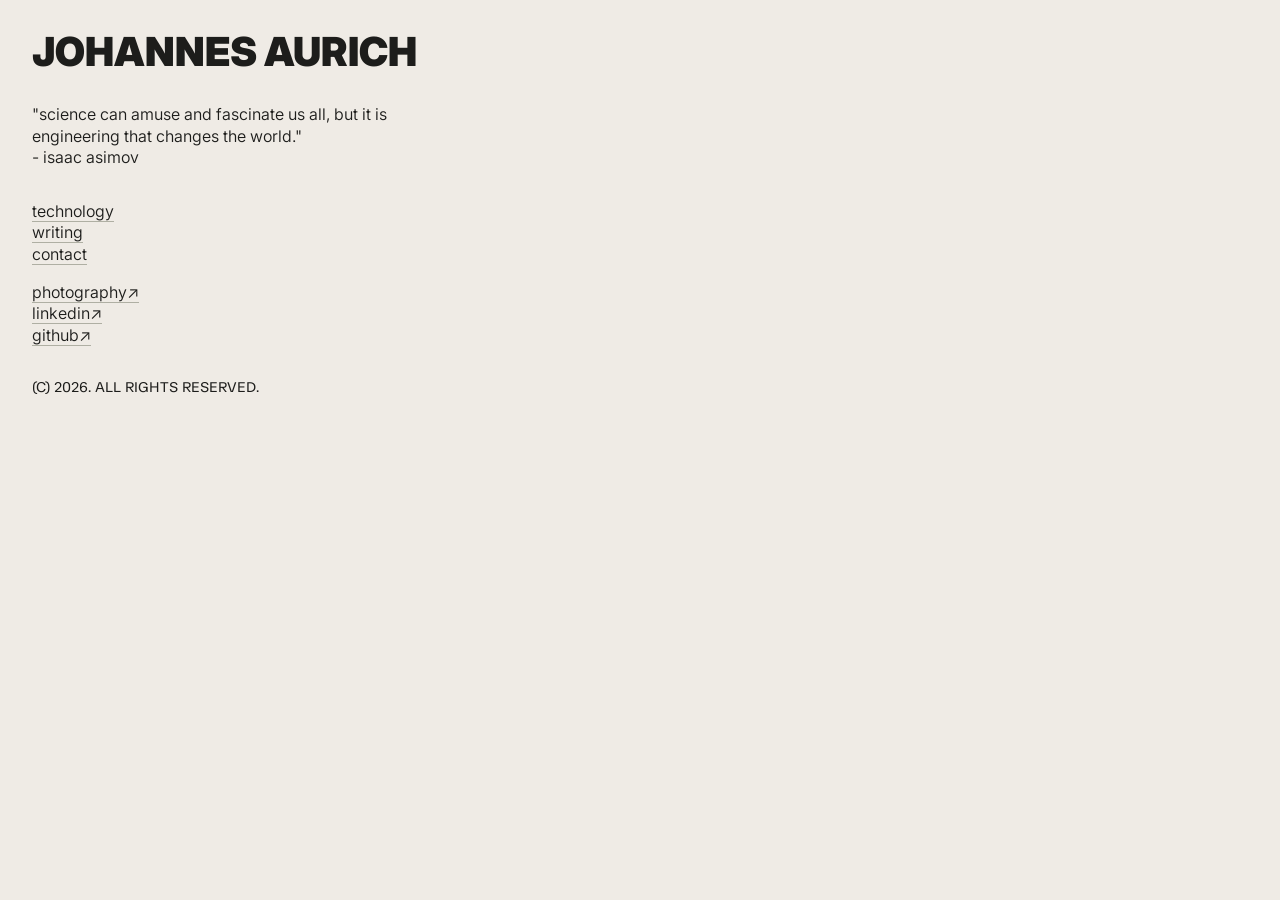
<file: index.html>
<!DOCTYPE html>
<html lang="en">

  <head>
      <meta charset="UTF-8">
      <meta name="viewport" content="width=device-width, initial-scale=1.0">
      <title>Johannes Aurich</title>
      <link rel="stylesheet" href="css/base.css">
      <link rel="stylesheet" href="css/main.css">               
  </head>

  <body>    

    <header>
      <h1 class="logo"> Johannes Aurich </h1>
      <p style="max-width: 25rem;"> "science can amuse and fascinate us all, but it is engineering that changes the world." <br> - isaac asimov </p>
    </header>

    <main>
      
      <a class="link_list" href="technology.html"> technology </a>       
      <a class="link_list" href="writing.html"> writing </a>
      <a class="link_list margin_bottom" href="contact.html"> contact </a>         
      <a class="link_list" href="https://www.flickr.com/photos/203838051@N04/albums"> photography↗</a> 
      <a class="link_list" href="https://www.linkedin.com/in/johannes-aurich/" target="_blank"> linkedin↗</a> 
      <a class="link_list" href="https://github.com/jauric/" target="_blank"> github↗</a> 
    
    </main>

    <footer>    
      <p class="standout"> (c) 2026. All rights reserved. </p> 
    </footer>

  </body>

</html>
</file>
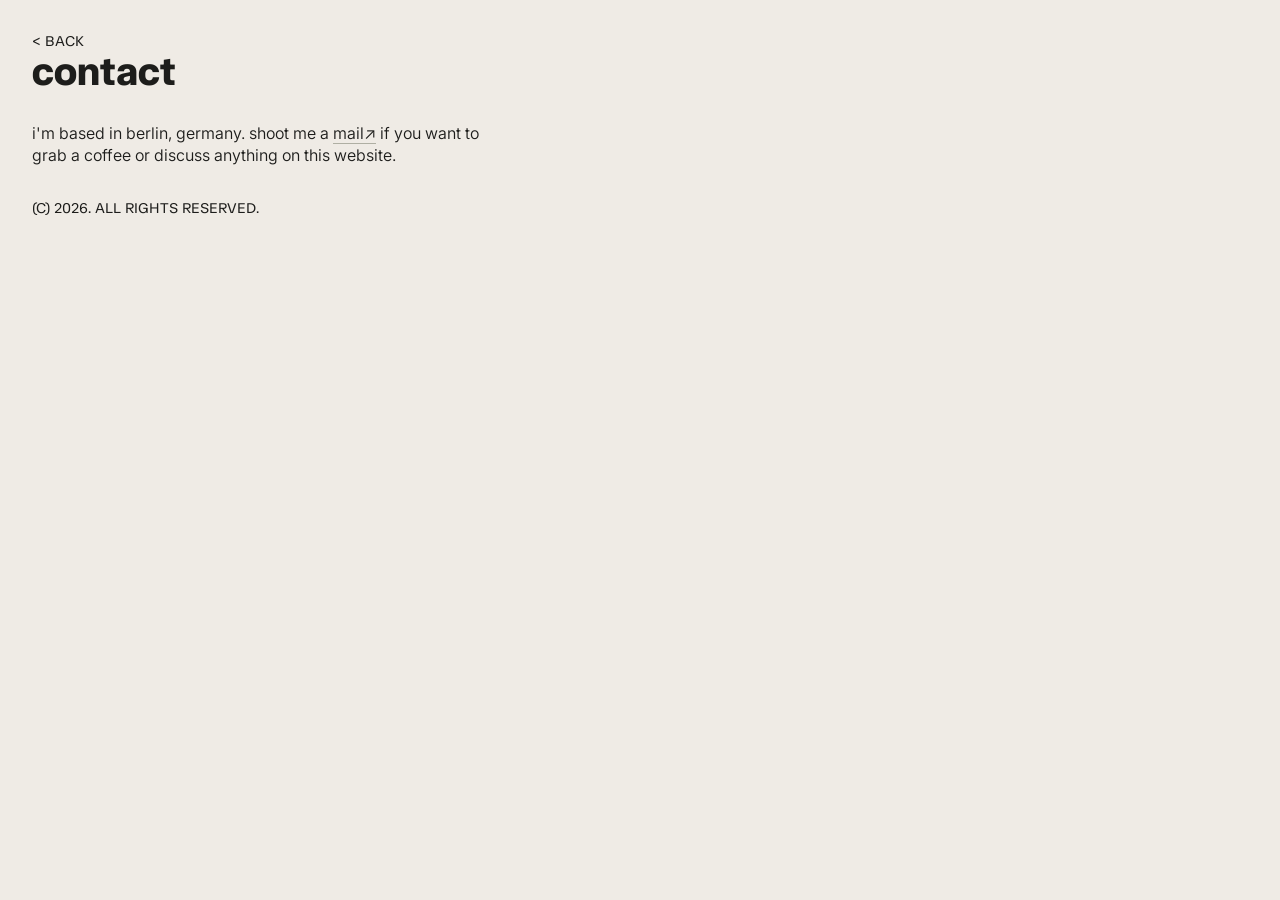
<file: contact.html>
<!DOCTYPE html>
<html lang="en">

  <head>
      <meta charset="UTF-8">
      <meta name="viewport" content="width=device-width, initial-scale=1.0">
      <title>Johannes Aurich</title>
      <link rel="stylesheet" href="css/base.css">
      <link rel="stylesheet" href="css/main.css">               
  </head>

  <body>    

    <header>  
      <a href="index.html" class="navigation standout"> < Back </a>
      <h1> contact </h1>
    </header>

    <main>      
      <p> i'm based in berlin, germany. shoot me a <a href="mailto:johannesaurich.com&#64;posteo.de"> mail↗</a> if you want to grab a coffee or discuss anything on this website.</p>  
    </main>

    <footer>    
      <p class="standout"> (c) 2026. All rights reserved. </p> 
    </footer>

  </body>

</html>
</file>
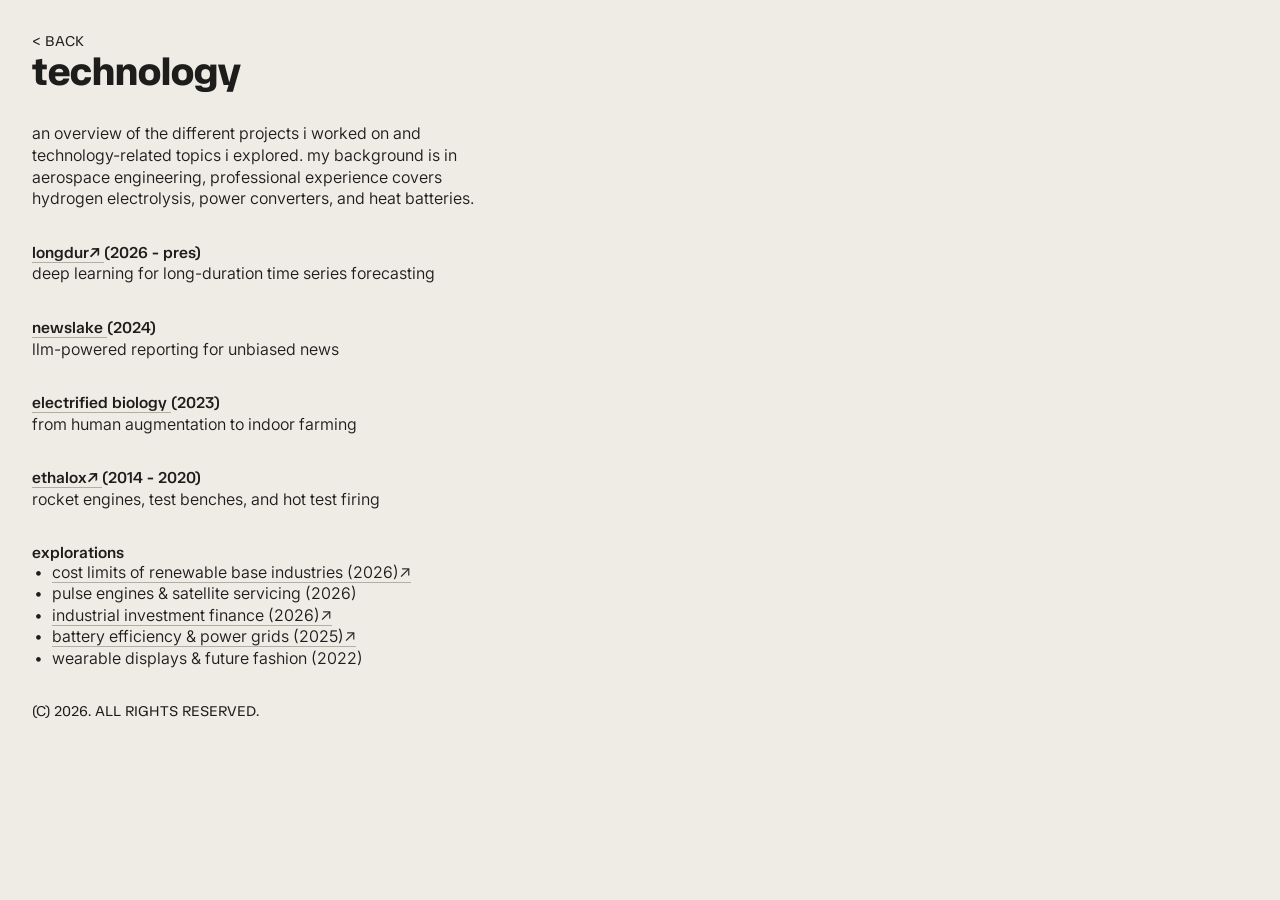
<file: technology.html>
<!DOCTYPE html>
<html lang="en">

  <head>
      <meta charset="UTF-8">
      <meta name="viewport" content="width=device-width, initial-scale=1.0">
      <title>Johannes Aurich</title>
      <link rel="stylesheet" href="css/base.css">
      <link rel="stylesheet" href="css/main.css">               
  </head>

  <body>    

    <header>  
      <a href="index.html" class="navigation standout"> < back </a>
      <h1> technology </h1>
    </header>

    <main>      

      <p> an overview of the different projects i worked on and technology-related topics i explored.
        my background is in aerospace engineering, professional experience covers hydrogen electrolysis, power converters, and heat batteries.
      </p>

      <h3> <a href="https://github.com/jauric/longdur_ett" target="_blank" class="project_title"> longdur↗ </a> (2026 - pres) </h3>
      <p> deep learning for long-duration time series forecasting</p>
      
      <h3> <a href="content/technology/newslake/newslake.html" class="project_title"> newslake </a> (2024) </h3>
      <p> llm-powered reporting for unbiased news </p>
      
      <h3> <a href="content/technology/electrified_biology/electrified_biology.html" class="project_title"> electrified biology </a> (2023) </h3>
      <p> from human augmentation to indoor farming </p>
      
      <h3> <a href="https://www.youtube.com/watch?v=BrOXwT_QszU" target="_blank" class="project_title"> ethalox↗ </a> (2014 - 2020) </h3>
      <p> rocket engines, test benches, and hot test firing </p>
      


      <h3> explorations </h3>

      <ul>
        <li> <a href="content/technology/e-industry/thermo_cost_limits_v2.6.html"> cost limits of renewable base industries (2026)↗</a> </li>
        <li> <p> pulse engines & satellite servicing (2026)</p></li>
        <li> <a target="_blank" href="content/technology/basicprojectfinance4.pdf"> industrial investment finance (2026)↗</a> </li>
        <li> <a target="_blank" href="content/technology/roundtripefficiency.pdf"> battery efficiency & power grids (2025)↗</a> </li>
        <li> <p> wearable displays & future fashion (2022)</p> </li>
      </ul>

        
    </main>


    <footer>    
      <p class="standout"> (c) 2026. All rights reserved. </p> 
    </footer>
    

  </body>



</html>
</file>
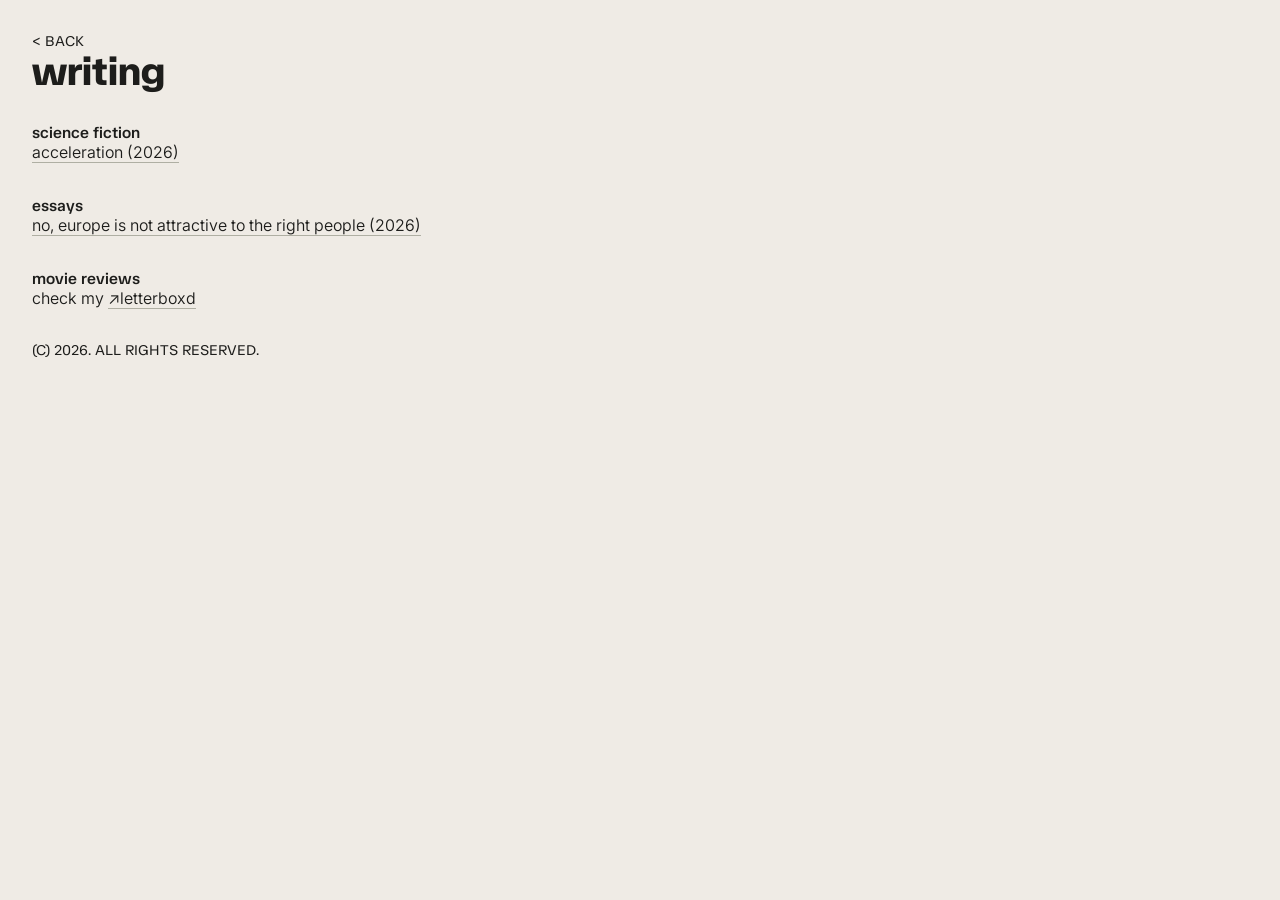
<file: writing.html>
<!DOCTYPE html>
<html lang="en">

  <head>
      <meta charset="UTF-8">
      <meta name="viewport" content="width=device-width, initial-scale=1.0">
      <title>Johannes Aurich</title>
      <link rel="stylesheet" href="css/base.css">
      <link rel="stylesheet" href="css/main.css">               
  </head>

  <body>    

    <header>  
      <a href="index.html" class="navigation standout"> < Back </a>
      <h1> writing </h1>
    </header>

    <main>      
    
      <h3> science fiction </h3>
      <a class="link_list" href="content/writing/acceleration.html"> acceleration (2026) </a>

      <h3> essays </h3>
      <a class="link_list" href="content/writing/eu_delusion/eu_delusion.html">no, europe is not attractive to the right people (2026)</a>

      <h3> movie reviews </h3>
      <p> check my <a href="https://letterboxd.com/sledgehammer9/" target="_blank"> ↗letterboxd</a></p>
      
    </main>

    <footer>    
      <p class="standout"> (c) 2026. All rights reserved. </p> 
    </footer>

  </body>

</html>
</file>
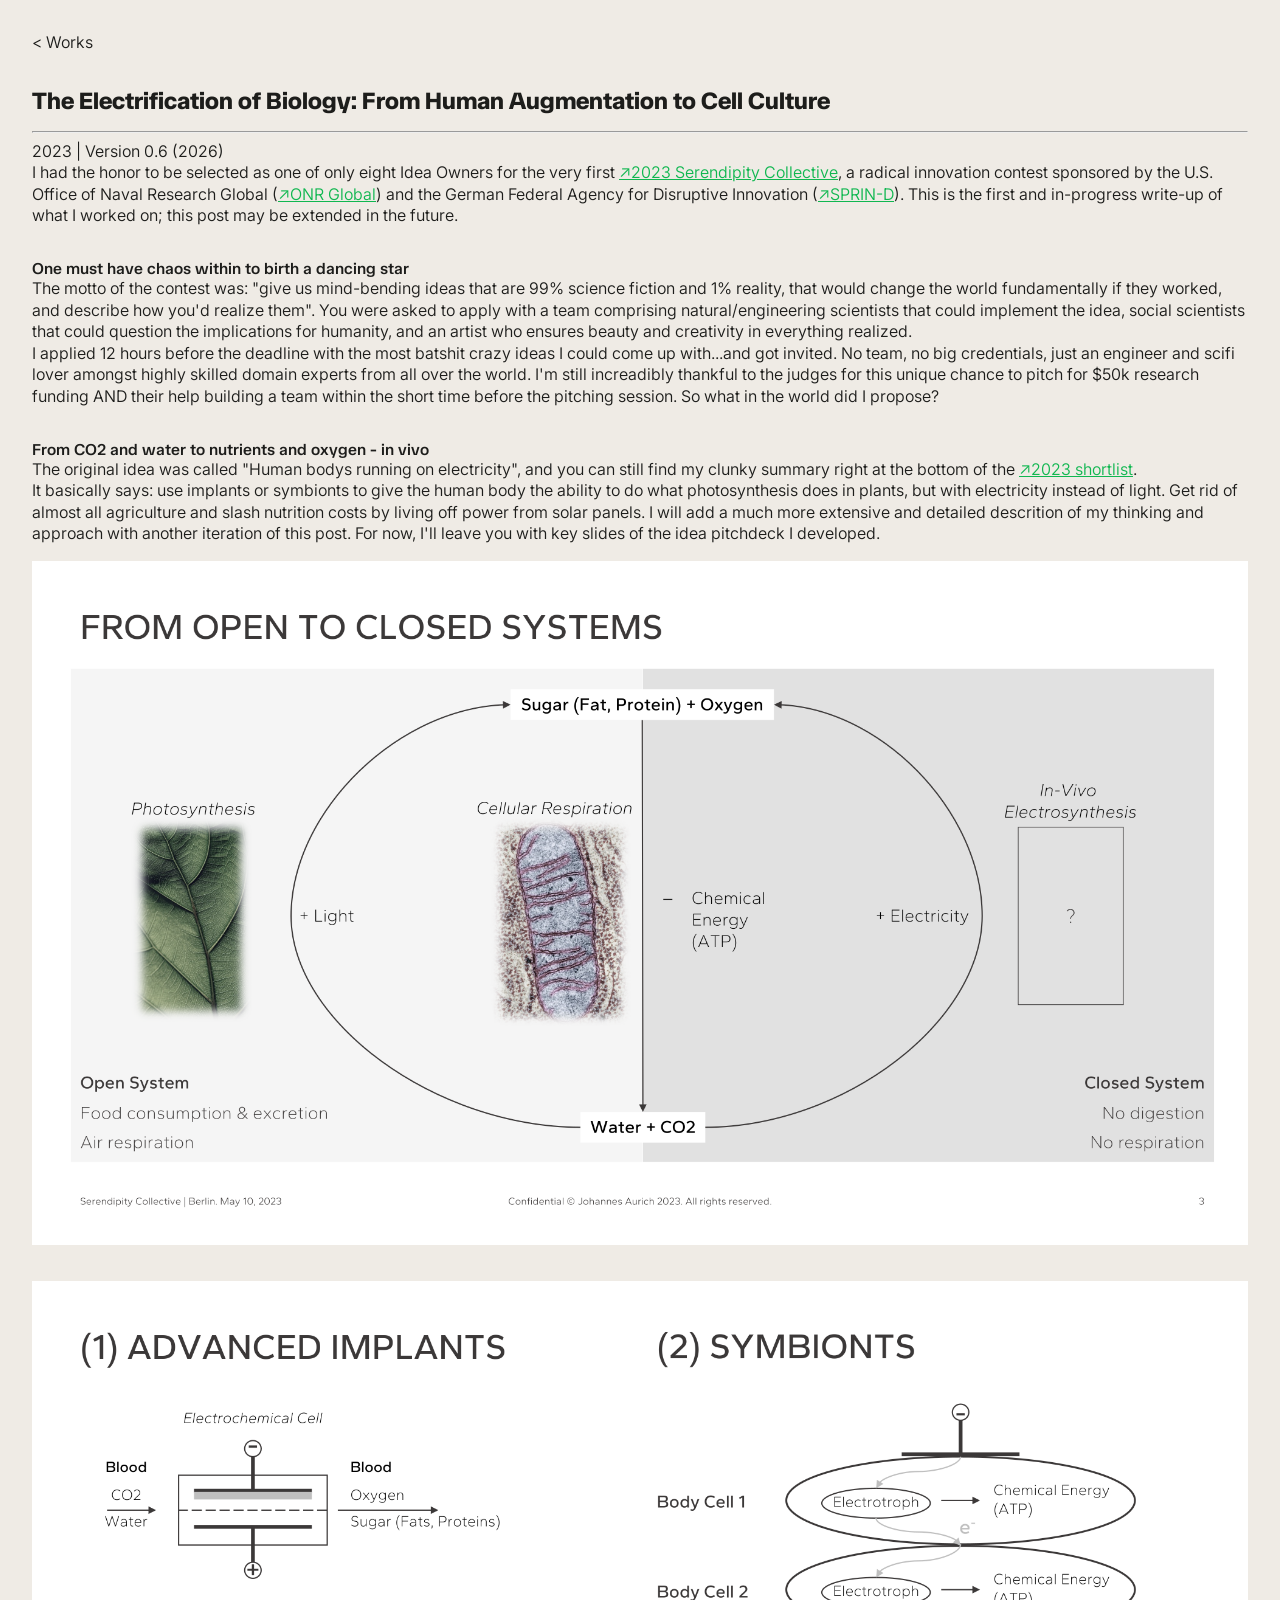
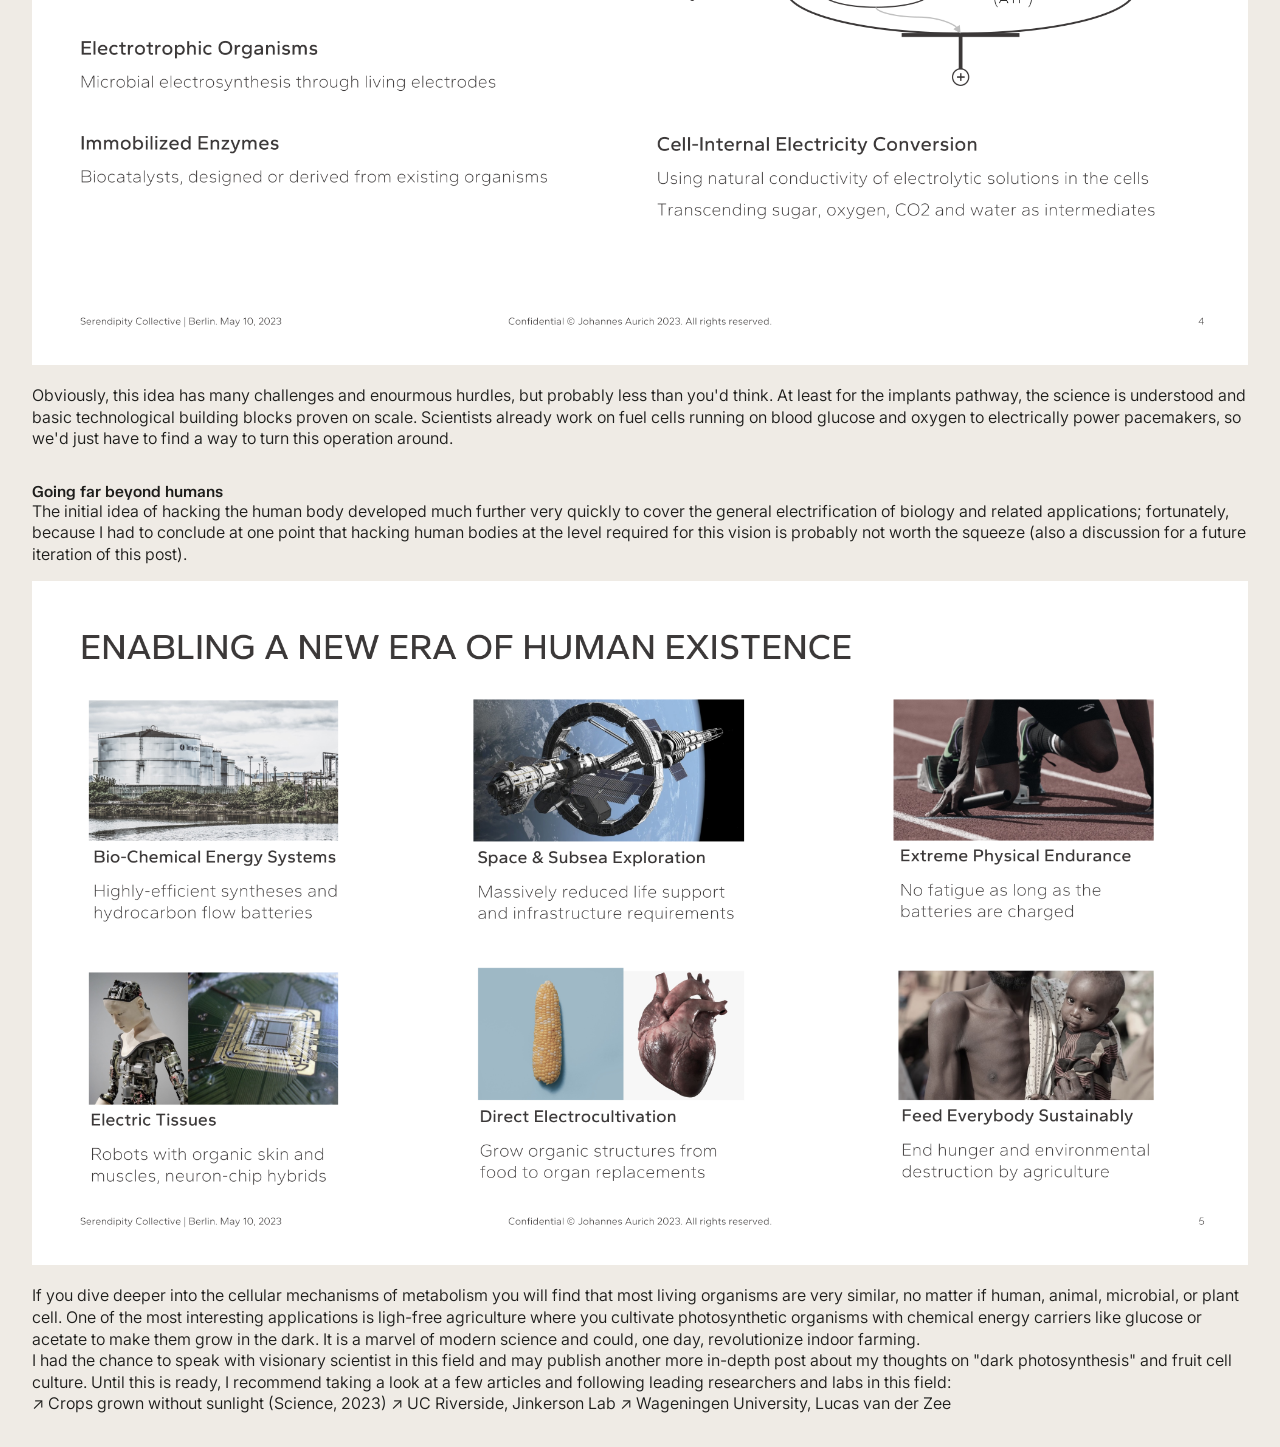
<file: content/electrified_biology/electrified_biology.html>
<!DOCTYPE html>
<html lang="en">

     <head>
        <meta charset="UTF-8">
        <meta name="viewport" content="width=device-width, initial-scale=1.0">
        <title>Johannes Aurich</title>
        <link rel="stylesheet" href="../../css/stylesheet.css">
    </head>



    <body>    
        
        <header>
           <a href="../../works.html"> &lt; Works </a>
        </header>


        <main>
                        
            <h2> The Electrification of Biology: From Human Augmentation to Cell Culture </h2>
            <hr>
            <p class="standout-header"> 2023 | Version 0.6 (2026) </p>
            <p> I had the honor to be selected as one of only eight Idea Owners for the very first <a class="textlink" href="https://serendipity-co.com/2023-edition/" target="_blank">↗2023 Serendipity Collective</a>, 
                a radical innovation contest sponsored by the U.S. Office of Naval Research Global (<a class="textlink" href="https://www.onr.navy.mil/organization/onr-global" target="_blank">↗ONR Global</a>) 
                and the German Federal Agency for Disruptive Innovation (<a class="textlink" href="https://sprind.org/" target="_blank">↗SPRIN-D</a>). This is the first and in-progress write-up of what I worked on; this post may be extended in the future.</p>

            <h3>One must have chaos within to birth a dancing star</h3>            
            <p>The motto of the contest was: "give us mind-bending ideas that are 99% science fiction and 1% reality, that would change the world fundamentally if they worked, and describe how you'd realize them". 
                You were asked to apply with a team comprising natural/engineering scientists that could implement the idea, social scientists that could question the implications for humanity, and an artist who ensures beauty and creativity
                in everything realized.</p> 
            <p>I applied 12 hours before the deadline with the most batshit crazy ideas I could come up with...and got invited. No team, no big credentials, just an engineer and scifi lover amongst highly skilled
                domain experts from all over the world. I'm still increadibly thankful to the judges for this unique chance to pitch for $50k research funding AND their help building a team within the short time before the pitching session. 
                So what in the world did I propose?</p>

            <h3> From CO2 and water to nutrients and oxygen - in vivo</h3>
            <p> The original idea was called "Human bodys running on electricity", and you can still find my clunky summary right at the bottom of the <a class="textlink" href="https://serendipity-co.com/2023-edition/" target="_blank">↗2023 shortlist</a>.</p>

            <p> It basically says: use implants or symbionts to give the human body the ability to do what photosynthesis does in plants, but with electricity instead of light. Get rid of almost all agriculture and slash nutrition costs by living off power from solar panels.
                I will add a much more extensive and detailed descrition of my thinking and approach with another iteration of this post. For now, I'll leave you with key slides of the idea pitchdeck I developed.</p>

            <img src="ElectricLife01.png" style="max-width:100%; height:auto;">
            <img src="ElectricLife02.png" style="max-width:100%; height:auto;">


            <p> Obviously, this idea has many challenges and enourmous hurdles, but probably less than you'd think. At least for the implants pathway, the science is understood and basic technological building blocks proven on scale. Scientists already work on fuel cells 
                running on blood glucose and oxygen to electrically power pacemakers, so we'd just have to find a way to turn this operation around.</p>

            <h3>Going far beyond humans</h3>
            <p>The initial idea of hacking the human body developed much further very quickly to cover the general electrification of biology and related applications; fortunately, because I had to conclude at one point that hacking human bodies at the level 
                required for this vision is probably not worth the squeeze (also a discussion for a future iteration of this post).</p>

            <img src="ElectricLife03.png" style="max-width:100%; height:auto;">

            <p>If you dive deeper into the cellular mechanisms of metabolism you will find that most living organisms are very similar, no matter if human, animal, microbial, or plant cell. One of the most interesting applications is ligh-free agriculture where
                you cultivate photosynthetic organisms with chemical energy carriers like glucose or acetate to make them grow in the dark. It is a marvel of modern science and could, one day, revolutionize indoor farming.</p>

            <p>I had the chance to speak with visionary scientist in this field and may publish another more in-depth post about my thoughts on "dark photosynthesis" and fruit cell culture. Until this is ready, I recommend taking a look at a few articles and following leading 
                researchers and labs in this field:</p>

            <a class="list" href="https://www.science.org/content/article/crops-grown-without-sunlight-could-help-feed-astronauts-bound-mars" target="_blank">↗ Crops grown without sunlight (Science, 2023)</a>
            <a class="list" href="https://jinkersonlab.engr.ucr.edu/publications/" target="_blank">↗ UC Riverside, Jinkerson Lab</a>
            <a class="list" href="https://research.wur.nl/en/persons/lucas-van-der-zee/" target="_blank">↗ Wageningen University, Lucas van der Zee</a>

                

            
            
        </main> 
    </body>
</html>
</file>
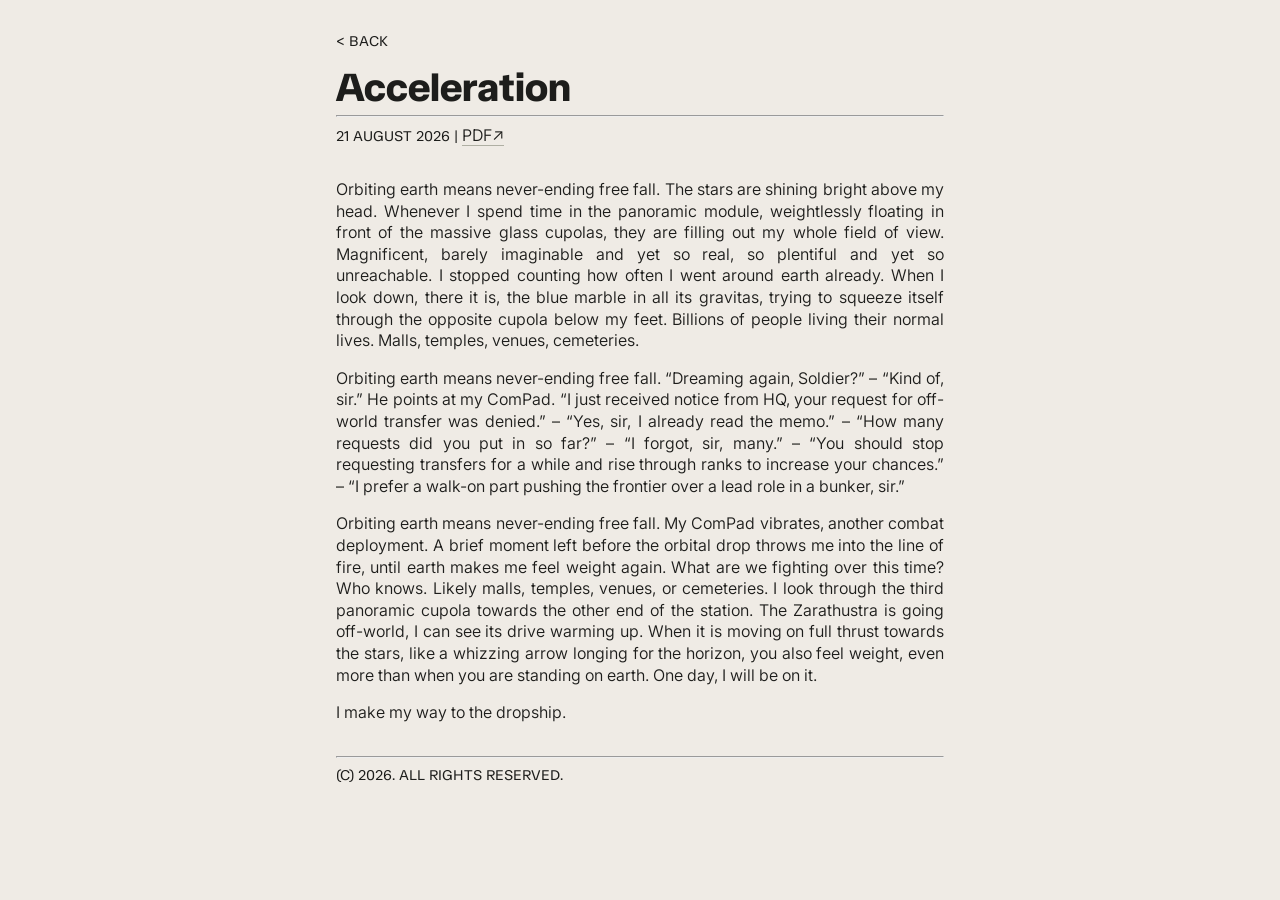
<file: content/writing/acceleration.html>
<!DOCTYPE html>
<html lang="en">

     <head>
        <meta charset="UTF-8">
        <meta name="viewport" content="width=device-width, initial-scale=1.0">
        <title>Johannes Aurich</title>
        <link rel="stylesheet" href="../../css/base.css">
        <link rel="stylesheet" href="../../css/content.css">
    </head>



    <body>    
        
        <header>
            <a href="../../writing.html" class="navigation standout margin_bottom"> < Back </a>
            <h1> Acceleration </h1>
            <hr>
            <p class="standout"> 21 August 2026 | <a href="acceleration.pdf" target="_blank"> pdf↗</a> </p>
        </header>


        <main>
                        
            <p>Orbiting earth means never-ending free fall. The stars are shining bright
                above my head. Whenever I spend time in the panoramic module,
                weightlessly floating in front of the massive glass cupolas, they are filling
                out my whole field of view. Magnificent, barely imaginable and yet so
                real, so plentiful and yet so unreachable. I stopped counting how often I
                went around earth already. When I look down, there it is, the blue marble
                in all its gravitas, trying to squeeze itself through the opposite cupola
                below my feet. Billions of people living their normal lives. Malls, temples,
                venues, cemeteries.
            </p>            

            <p> Orbiting earth means never-ending free fall. “Dreaming again, Soldier?”
                – “Kind of, sir.” He points at my ComPad. “I just received notice from HQ,
                your request for off-world transfer was denied.” – “Yes, sir, I already read
                the memo.” – “How many requests did you put in so far?” – “I forgot, sir,
                many.” – “You should stop requesting transfers for a while and rise
                through ranks to increase your chances.” – “I prefer a walk-on part
                pushing the frontier over a lead role in a bunker, sir.”
            </p>

            <p> Orbiting earth means never-ending free fall. My ComPad vibrates,
                another combat deployment. A brief moment left before the orbital drop
                throws me into the line of fire, until earth makes me feel weight again.
                What are we fighting over this time? Who knows. Likely malls, temples,
                venues, or cemeteries. I look through the third panoramic cupola
                towards the other end of the station. The
                Zarathustra is going off-world, I
                can see its drive warming up. When it is moving on full thrust towards
                the stars, like a whizzing arrow longing for the horizon, you also feel
                weight, even more than when you are standing on earth. One day, I will
                be on it.
            </p>

            <p> I make my way to the dropship. </p>
                            
        </main> 

        <footer> 
            <hr>   
            <p class="standout"> (c) 2026. All rights reserved. </p> 
        </footer>

    </body>
</html>
</file>
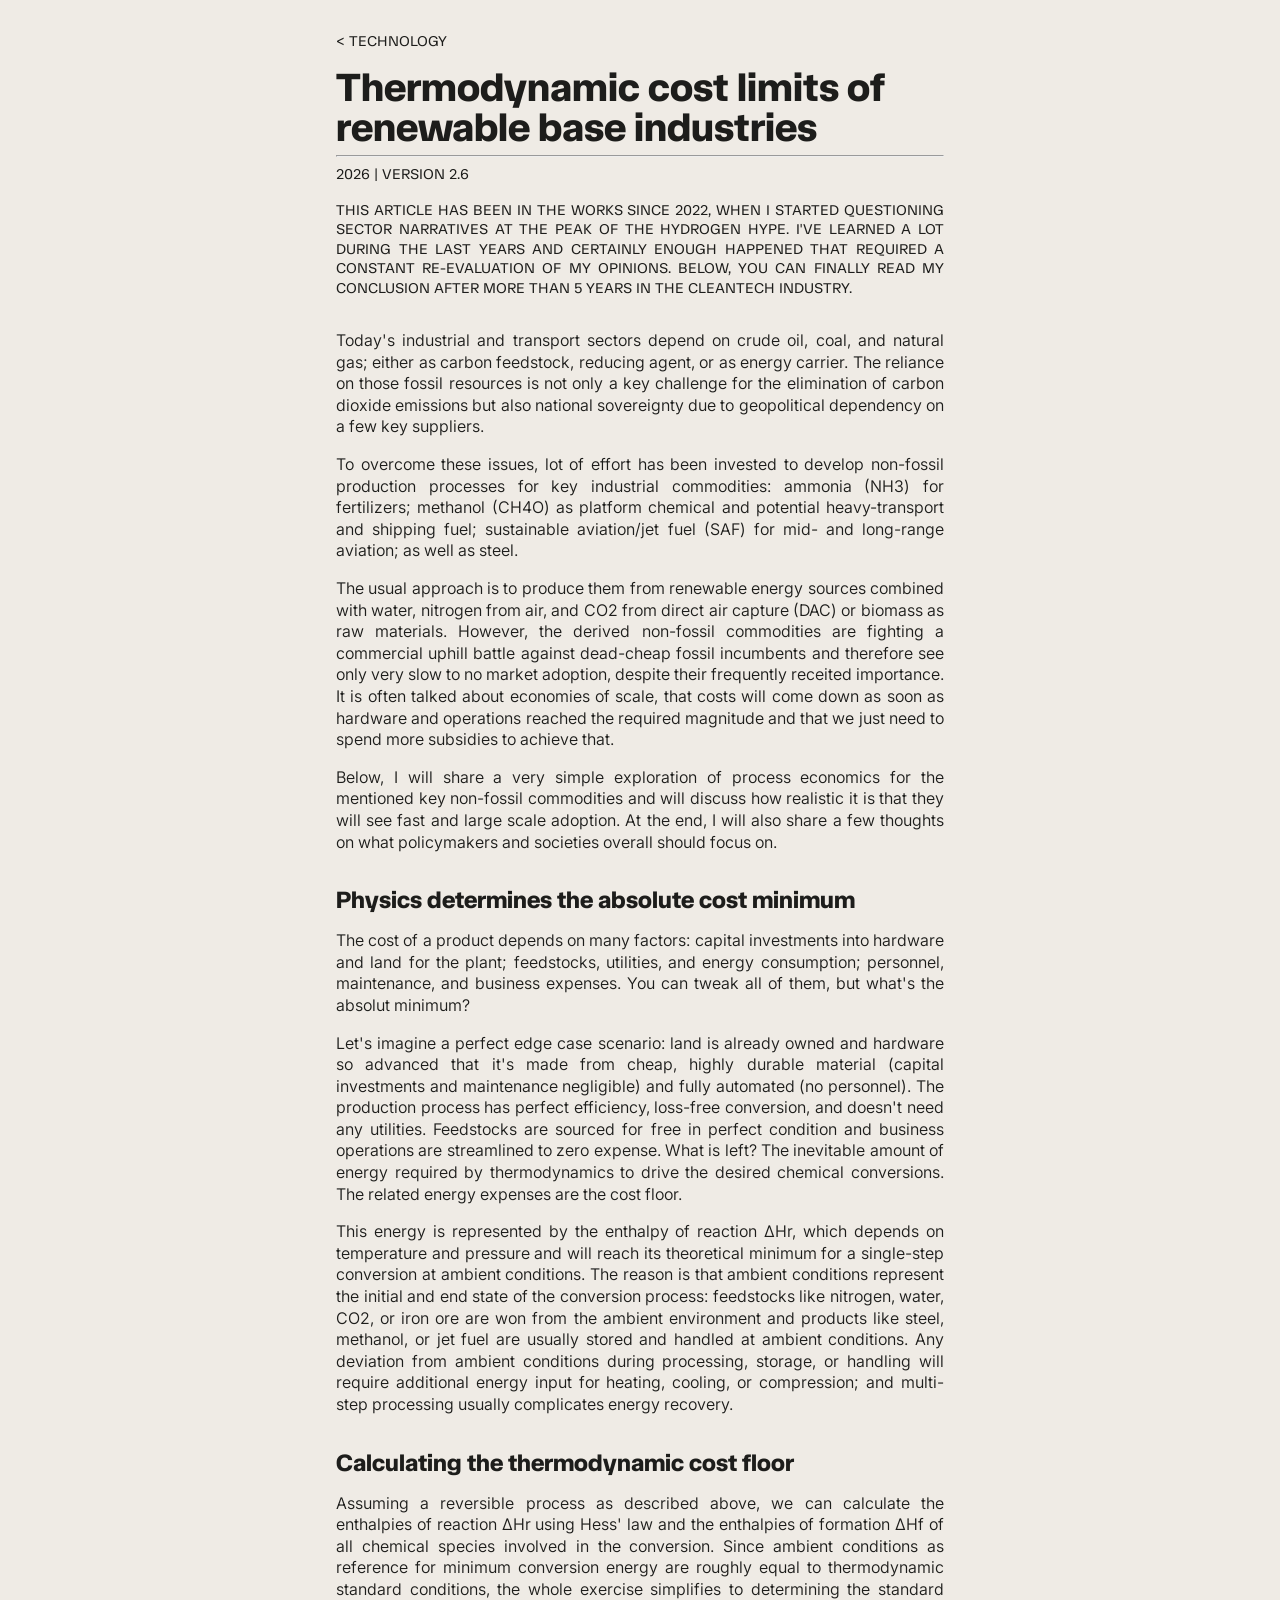
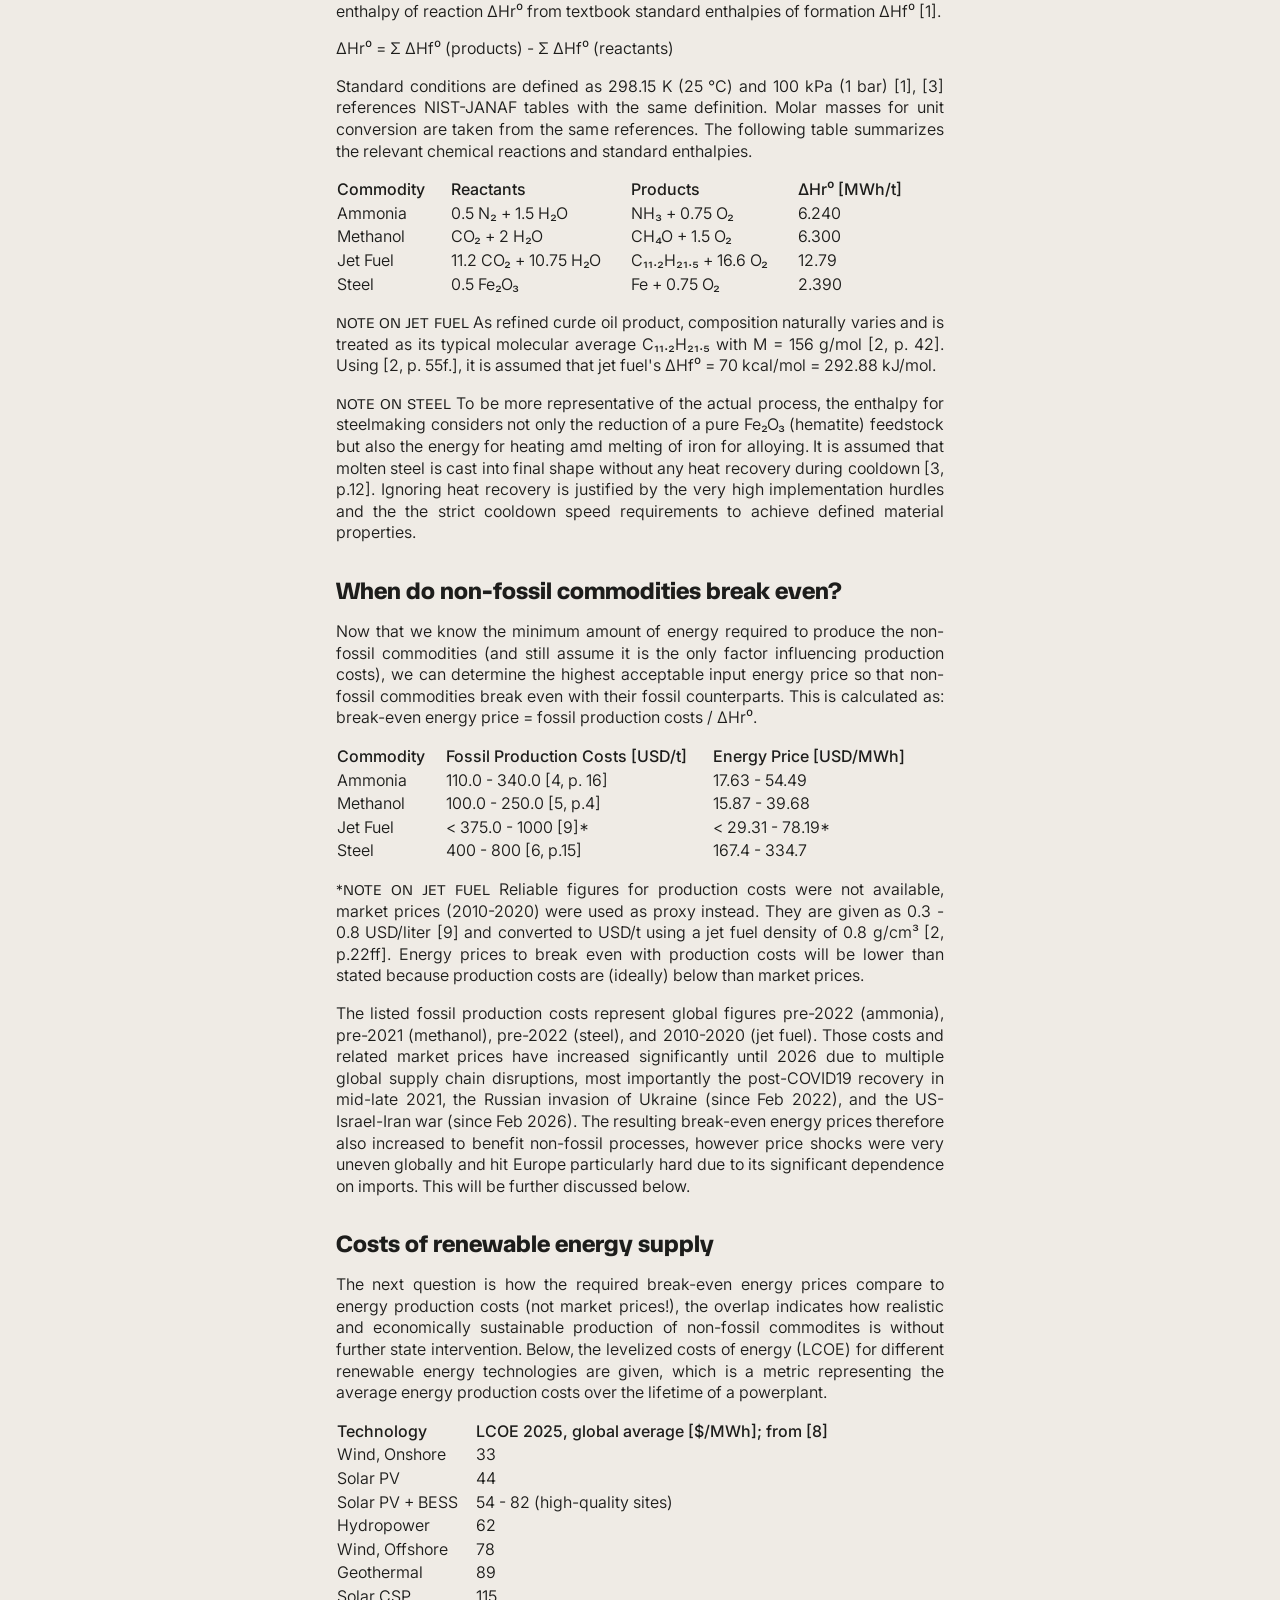
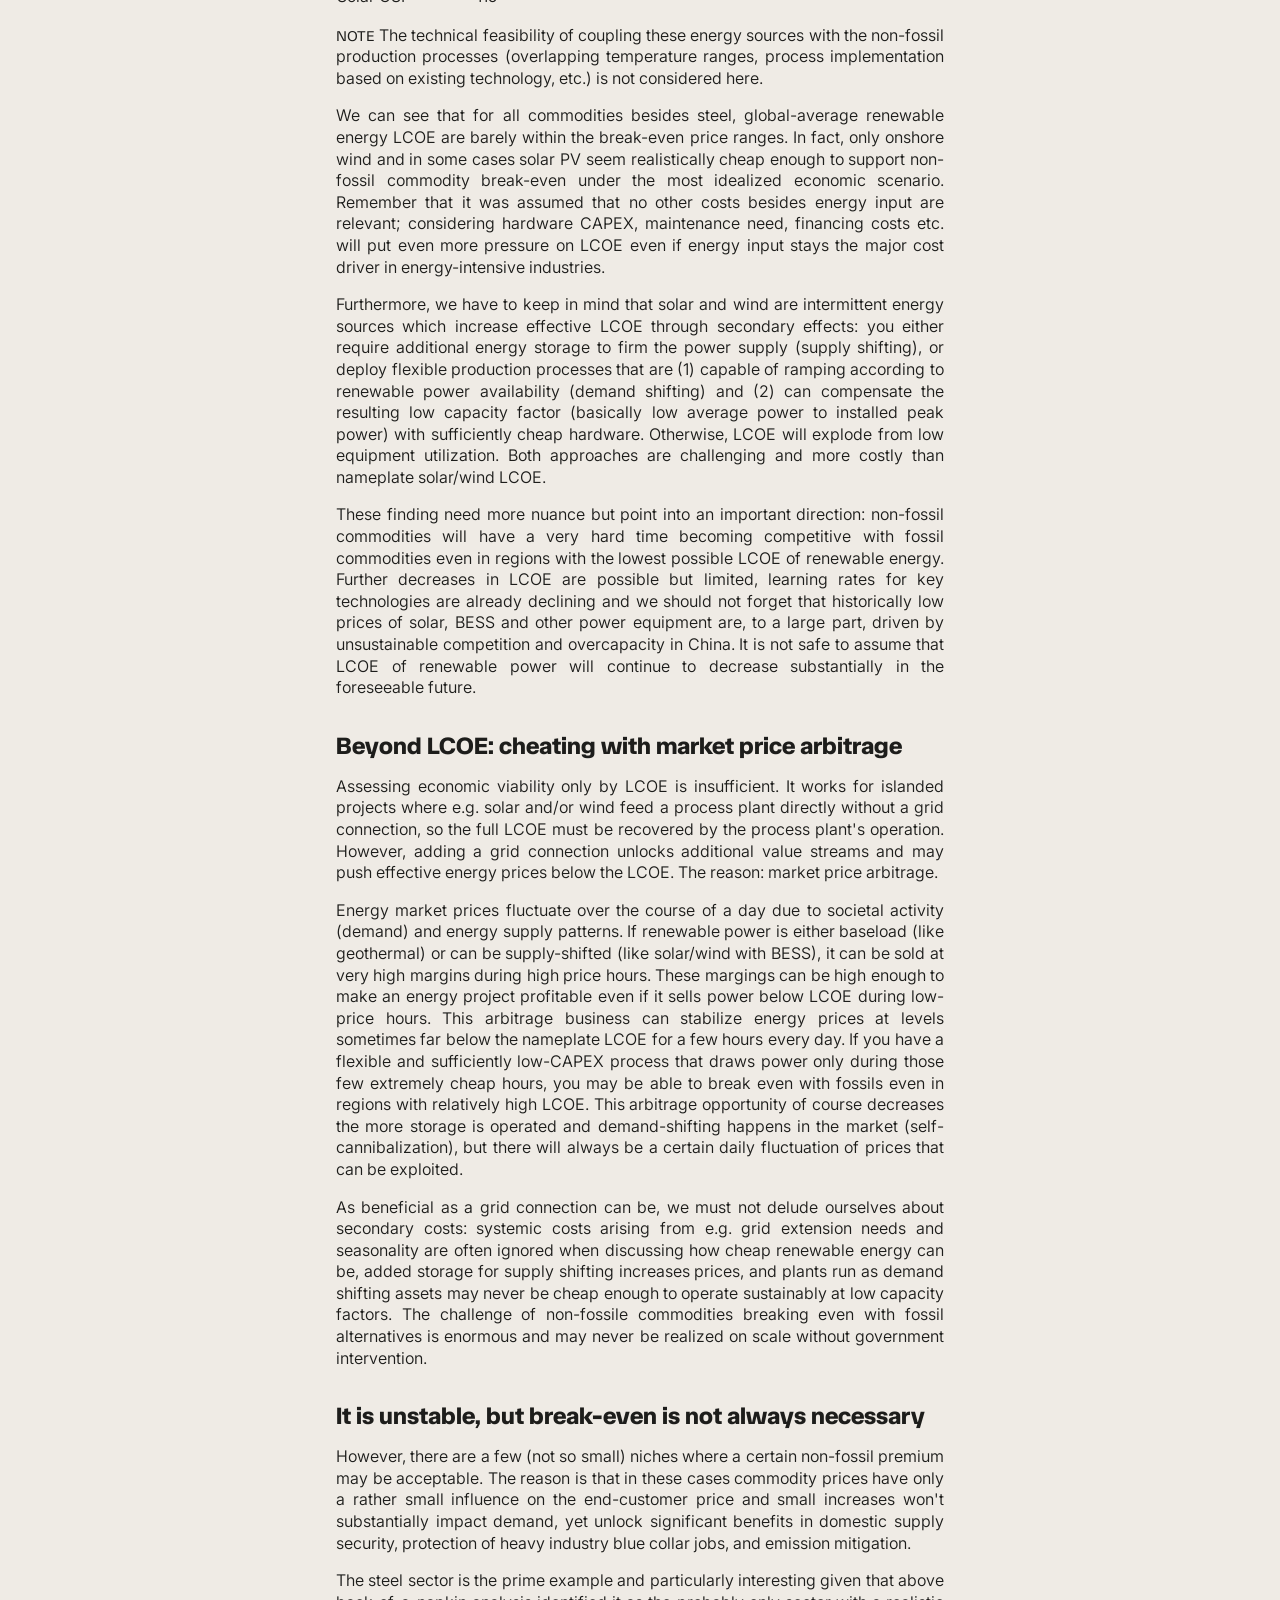
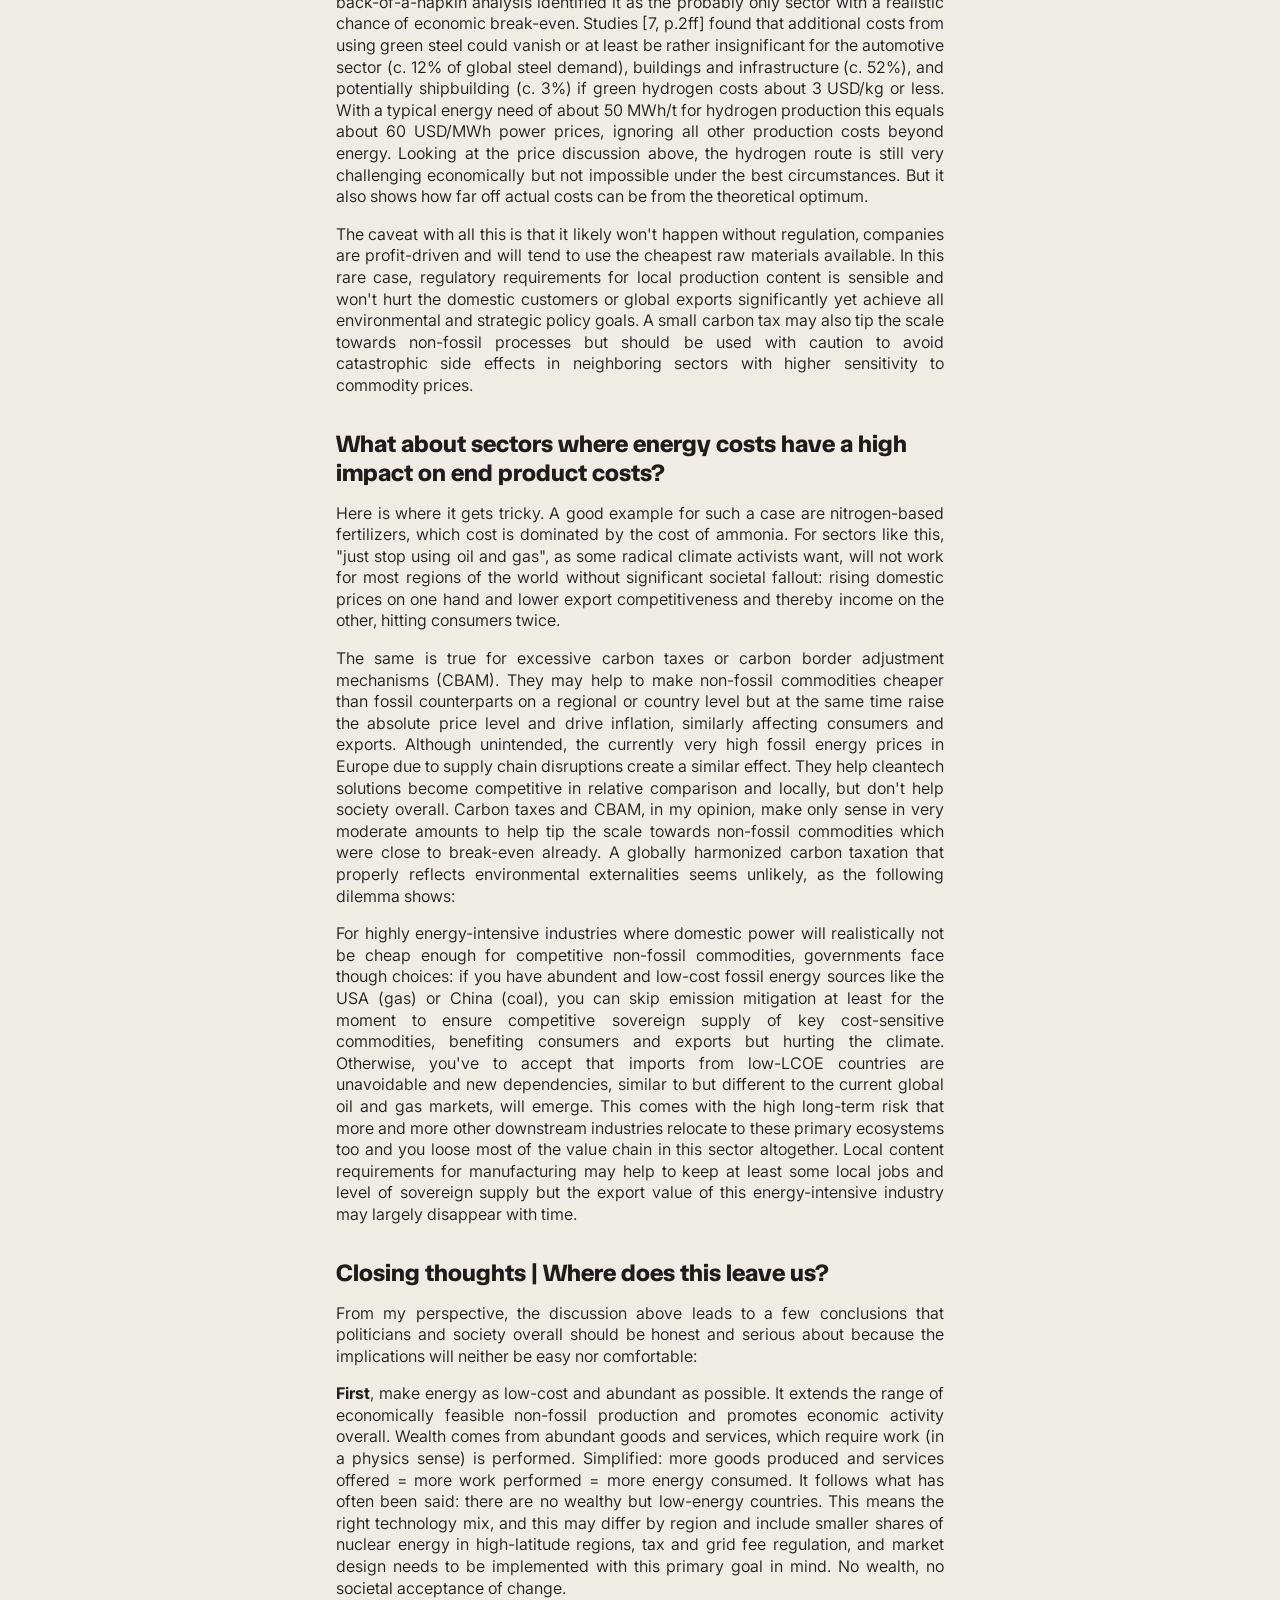
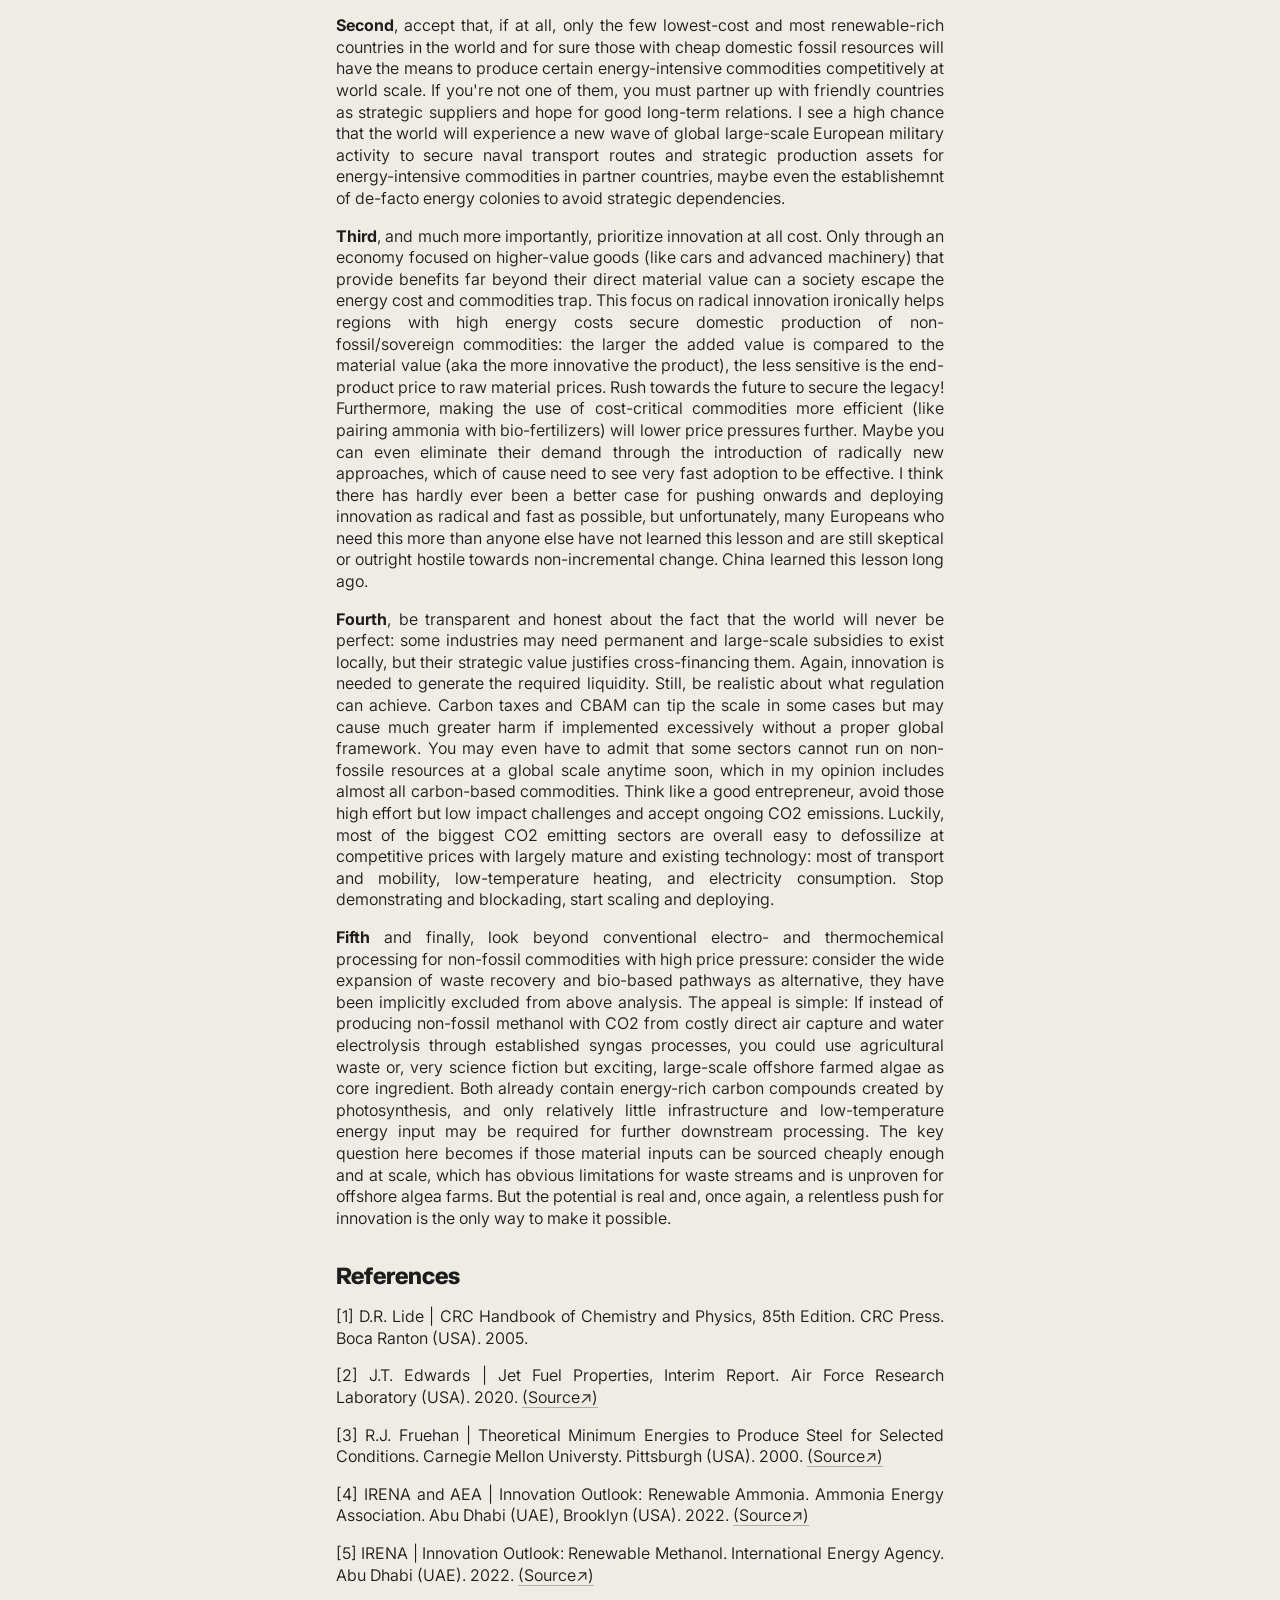
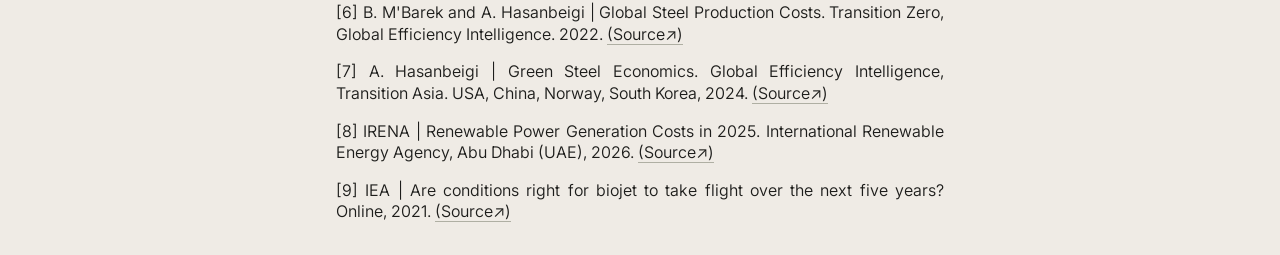
<file: content/technology/e-industry/thermo_cost_limits_v2.6.html>
<!DOCTYPE html>
<html lang="en">

     <head>
        <meta charset="UTF-8">
        <meta name="viewport" content="width=device-width, initial-scale=1.0">
        <title>Johannes Aurich</title>
        <link rel="stylesheet" href="../../../css/base.css">
        <link rel="stylesheet" href="../../../css/content.css">
    </head>

    <body>    
        

        <header>
            <a href="../../../technology.html" class="navigation standout margin_bottom"> < Technology </a>
            <h1>Thermodynamic cost limits of renewable base industries</h1>
            <hr>
            <p class="standout"> 2026 | Version 2.6 </p>
            <p class="standout"> This article has been in the works since 2022, when I started questioning sector narratives at the peak of the hydrogen hype.
                                 I've learned a lot during the last years and certainly enough happened that required a constant re-evaluation of my opinions.
                                 Below, you can finally read my conclusion after more than 5 years in the cleantech industry. </p>
        </header>


        <main>                                                
            <p> Today's industrial and transport sectors depend on crude oil, coal, and natural gas; either as carbon feedstock, reducing agent, or as energy carrier. 
                The reliance on those fossil resources is not only a key challenge for the elimination of carbon dioxide emissions but also national sovereignty due 
                to geopolitical dependency on a few key suppliers.</p>

            <p> To overcome these issues, lot of effort has been invested to develop non-fossil production processes for key industrial commodities: ammonia (NH3) for fertilizers; methanol (CH4O) as platform chemical 
                and potential heavy-transport and shipping fuel; sustainable aviation/jet fuel (SAF) for mid- and long-range aviation; as well as steel.</p>   

            <p> The usual approach is to produce them from renewable energy sources combined with water, nitrogen from air, and CO2 from direct air capture (DAC) or biomass as raw materials. 
                However, the derived non-fossil commodities are fighting a commercial uphill battle against dead-cheap fossil incumbents and therefore see only very slow 
                to no market adoption, despite their frequently receited importance. It is often talked about economies of scale, that costs will come down as soon as 
                hardware and operations reached the required magnitude and that we just need to spend more subsidies to achieve that.</p>

            <p> Below, I will share a very simple exploration of process economics for the mentioned key non-fossil commodities and will discuss how realistic it is that they will see
                fast and large scale adoption. At the end, I will also share a few thoughts on what policymakers and societies overall should focus on. </p>
            
            
            <h2> Physics determines the absolute cost minimum </h2>
            <p> The cost of a product depends on many factors: capital investments into hardware and land for the plant; feedstocks, utilities, and energy consumption; 
                personnel, maintenance, and business expenses. You can tweak all of them, but what's the absolut minimum?</p>

            <p> Let's imagine a perfect edge case scenario: land is already owned and hardware so advanced that it's made from cheap, highly durable material 
                (capital investments and maintenance negligible) and fully automated (no personnel). The production process has perfect efficiency,
                loss-free conversion, and doesn't need any utilities. Feedstocks are sourced for free in perfect condition and business operations are streamlined to zero expense. What is left?
                The inevitable amount of energy required by thermodynamics to drive the desired chemical conversions. The related energy expenses are the cost floor. </p>

            <p> This energy is represented by the enthalpy of reaction ΔHr, which depends on temperature and pressure and will reach its theoretical minimum for a single-step 
                conversion at ambient conditions. The reason is that ambient conditions represent the initial and end state of the conversion process: feedstocks like nitrogen,
                water, CO2, or iron ore are won from the ambient environment and products like steel, methanol, or jet fuel are usually stored and handled at ambient conditions.
                Any deviation from ambient conditions during processing, storage, or handling will require additional energy input for heating, cooling, or compression; and multi-step
                processing usually complicates energy recovery. </p> 

            <h2> Calculating the thermodynamic cost floor </h2>
            <p> Assuming a reversible process as described above, we can calculate the enthalpies of reaction ΔHr using Hess' law and the enthalpies of formation ΔHf
                of all chemical species involved in the conversion. Since ambient conditions as reference for minimum conversion energy are roughly equal to thermodynamic standard 
                conditions, the whole exercise simplifies to determining the standard enthalpy of reaction ΔHr⁰ from textbook standard enthalpies of formation ΔHf⁰ [1].</p> 

            <p> ΔHr⁰ = Σ ΔHf⁰ (products) - Σ ΔHf⁰ (reactants)   </p>

            <p> Standard conditions are defined as 298.15 K (25 °C) and 100 kPa (1 bar) [1], [3] references NIST-JANAF tables with the same definition. 
                Molar masses for unit conversion are taken from the same references. The following table summarizes the relevant chemical reactions and standard enthalpies. </p>

            <table>
                <tr style="font-weight: 500;">
                  <td>Commodity</td>
                  <td> Reactants </td>
                  <td> Products </td>
                  <td>ΔHr⁰ [MWh/t]</td>
                </tr>
                <tr>
                  <td>Ammonia</td>
                  <td>0.5 N₂ + 1.5 H₂O</td>
                  <td>NH₃ + 0.75 O₂</td>
                  <td>6.240</td>
                </tr>
                <tr>
                  <td>Methanol</td>
                  <td>CO₂ + 2 H₂O</td>
                  <td>CH₄O + 1.5 O₂</td>
                  <td>6.300</td>
                </tr>
                <tr>
                  <td>Jet Fuel</td>
                  <td>11.2 CO₂ + 10.75 H₂O</td>
                  <td>C₁₁.₂H₂₁.₅ + 16.6 O₂</td>
                  <td>12.79</td>
                </tr>
                <tr>
                  <td>Steel</td>
                  <td>0.5 Fe₂O₃</td>
                  <td> Fe + 0.75 O₂</td>
                  <td>2.390 </td>
                </tr>
            </table>
           
           
            <p> <span class="standout">Note on jet fuel </span> As refined curde oil product, composition naturally varies and is treated as its typical molecular average
                C₁₁.₂H₂₁.₅ with M = 156 g/mol [2, p. 42]. Using [2, p. 55f.], it is assumed that jet fuel's ΔHf⁰ = 70 kcal/mol = 292.88 kJ/mol. </p>

            <p> <span class="standout">Note on steel </span> To be more representative of the actual process, the enthalpy for steelmaking considers not only the reduction
                of a pure Fe₂O₃ (hematite) feedstock but also the energy for heating amd melting of iron for alloying. It is assumed that molten steel is cast into final 
                shape without any heat recovery during cooldown [3, p.12]. Ignoring heat recovery is justified by the very high implementation hurdles and the the strict 
                cooldown speed requirements to achieve defined material properties. </p>
            
            <h2> When do non-fossil commodities break even?</h2>
            <p> Now that we know the minimum amount of energy required to produce the non-fossil commodities (and still assume it is the only factor influencing production costs),
                we can determine the highest acceptable input energy price so that non-fossil commodities break even with their fossil counterparts. This is calculated as: 
                break-even energy price = fossil production costs / ΔHr⁰.</p>
          
          
          <table>
                <tr style="font-weight: 500;">
                  <td >Commodity</td>
                  <td> Fossil Production Costs [USD/t] </td>
                  <td> Energy Price [USD/MWh] </td>
                </tr>
                <tr>
                  <td >Ammonia</td>
                  <td> 110.0 - 340.0 [4, p. 16] </td>
                  <td> 17.63 - 54.49 </td>
                </tr>
                <tr>
                  <td >Methanol</td>
                  <td> 100.0 - 250.0 [5, p.4] </td>
                  <td> 15.87 - 39.68 </td>
                </tr>
                <tr>
                  <td >Jet Fuel</td>
                  <td> < 375.0 - 1000 [9]* </td>
                  <td> < 29.31 - 78.19* </td>
                </tr>
                <tr>
                  <td >Steel</td>
                  <td> 400 - 800 [6, p.15]</td>
                  <td> 167.4 - 334.7 </td>
                </tr>
            </table>          

          <p> <span class="standout">*Note on jet fuel</span> Reliable figures for production costs were not available, market prices (2010-2020) were used as proxy instead. 
              They are given as 0.3 - 0.8 USD/liter [9] and converted to USD/t using a jet fuel density of 0.8 g/cm³ [2, p.22ff]. Energy prices to break even with production
              costs will be lower than stated because production costs are (ideally) below than market prices.

          <p> The listed fossil production costs represent global figures pre-2022 (ammonia), pre-2021 (methanol), pre-2022 (steel), and 
              2010-2020 (jet fuel). Those costs and related market prices have increased significantly until 2026 due to multiple global supply chain disruptions, most
              importantly the post-COVID19 recovery in mid-late 2021, the Russian invasion of Ukraine (since Feb 2022), and the US-Israel-Iran war (since Feb 2026). The
              resulting break-even energy prices therefore also increased to benefit non-fossil processes, however price shocks were very uneven globally and hit Europe particularly 
              hard due to its significant dependence on imports. This will be further discussed below.</p>

          <h2> Costs of renewable energy supply </h2>

          <p> The next question is how the required break-even energy prices compare to energy production costs (not market prices!), the overlap indicates how realistic and economically 
              sustainable production of non-fossil commodites is without further state intervention. Below, the levelized costs of energy (LCOE) for different
              renewable energy technologies are given, which is a metric representing the average energy production costs over the lifetime of a powerplant. </p>

          <table style="width: auto;">
                <tr style="font-weight: 500">
                  <td> Technology </td>
                  <td> LCOE 2025, global average [$/MWh]; from [8] </td>
                </tr>
                <tr>
                  <td >Wind, Onshore</td>
                  <td> 33 </td>
                </tr>
                <tr>
                  <td >Solar PV</td>
                  <td> 44 </td>
                </tr>
                <tr>
                  <td >Solar PV + BESS</td>
                  <td> 54 - 82 (high-quality sites) </td>
                </tr>
                <tr>
                  <td >Hydropower </td>
                  <td>  62 </td>
                </tr>
                <tr>
                  <td >Wind, Offshore</td>
                  <td> 78 </td>
                </tr>
                <tr>
                  <td >Geothermal</td>
                  <td>  89 </td>
                </tr>
                <tr>
                  <td >Solar CSP</td>
                  <td> 115 </td>
                </tr>
            </table>       

            <p> <span class="standout">Note</span> The technical feasibility of coupling these energy sources with the non-fossil production processes (overlapping 
              temperature ranges, process implementation based on existing technology, etc.) is not considered here.</p>

            <p> We can see that for all commodities besides steel, global-average renewable energy LCOE are barely within the break-even price ranges. In fact, only onshore wind
                and in some cases solar PV seem realistically cheap enough to support non-fossil commodity break-even under the most idealized economic scenario. Remember that it was 
                assumed that no other costs besides energy input are relevant; considering hardware CAPEX, maintenance need, financing costs etc. will put even more pressure on LCOE 
                even if energy input stays the major cost driver in energy-intensive industries. </p> 
            
            <p> Furthermore, we have to keep in mind that solar and wind are intermittent energy sources which increase effective LCOE through secondary effects: you either require
                additional energy storage to firm the power supply (supply shifting), or deploy flexible production processes that are (1) capable of 
                ramping according to renewable power availability (demand shifting) and (2) can compensate the resulting low capacity factor (basically low average power to installed peak power) with 
                sufficiently cheap hardware. Otherwise, LCOE will explode from low equipment utilization. Both approaches are challenging and more costly than nameplate solar/wind LCOE. </p>
            
            <p> These finding need more nuance but point into an important direction: non-fossil commodities will have a very hard time becoming competitive with fossil commodities
                even in regions with the lowest possible LCOE of renewable energy. Further decreases in LCOE are possible but limited, learning rates for key technologies are already declining
                and we should not forget that historically low prices of solar, BESS and other power equipment are, to a large part, driven by unsustainable competition and overcapacity in China. 
                It is not safe to assume that LCOE of renewable power will continue to decrease substantially in the foreseeable future. </p>


            <h2> Beyond LCOE: cheating with market price arbitrage </h2>

            <p> Assessing economic viability only by LCOE is insufficient. It works for islanded projects where e.g. solar and/or wind feed a process plant directly without a 
                grid connection, so the full LCOE must be recovered by the process plant's operation. However, adding a grid connection unlocks additional value streams and may
                push effective energy prices below the LCOE. The reason: market price arbitrage. </p>

            <p> Energy market prices fluctuate over the course of a day due to societal activity (demand) and energy supply patterns. If renewable power is either baseload (like 
                geothermal) or can be supply-shifted (like solar/wind with BESS), it can be sold at very high margins during high price hours. These margings can be high
                enough to make an energy project profitable even if it sells power below LCOE during low-price hours. This arbitrage business can stabilize energy prices 
                at levels sometimes far below the nameplate LCOE for a few hours every day. If you have a flexible and sufficiently low-CAPEX process that 
                draws power only during those few extremely cheap hours, you may be able to break even with fossils even in regions with relatively high LCOE. This arbitrage opportunity 
                of course decreases the more storage is operated and demand-shifting happens in the market (self-cannibalization), but there will always be a certain 
                daily fluctuation of prices that can be exploited.</p>

            <p> As beneficial as a grid connection can be, we must not delude ourselves about secondary costs: systemic costs arising from e.g. grid extension needs and seasonality are often ignored when discussing 
                how cheap renewable energy can be, added storage for supply shifting increases prices, and plants run as demand shifting assets may never be cheap enough to operate sustainably 
                at low capacity factors. The challenge of non-fossile commodities breaking even with fossil alternatives is enormous and may never be realized on scale
                without government intervention.</p>

            <h2> It is unstable, but break-even is not always necessary</h2>

            <p> However, there are a few (not so small) niches where a certain non-fossil premium may be acceptable. The reason is that in these cases commodity prices have only a
                rather small influence on the end-customer price and small increases won't substantially impact demand, yet unlock significant benefits in domestic supply security,
                protection of heavy industry blue collar jobs, and emission mitigation. </p>

            <p> The steel sector is the prime example and particularly interesting given that above back-of-a-napkin analysis identified it as the probably only sector with a realistic 
                chance of economic break-even. Studies [7, p.2ff] found that additional costs from using green steel could vanish or at least be rather insignificant for the automotive 
                sector (c. 12% of global steel demand), buildings and infrastructure (c. 52%), and potentially shipbuilding (c. 3%) if green hydrogen costs about 3 USD/kg or less.
                With a typical energy need of about 50 MWh/t for hydrogen production this equals about 60 USD/MWh power prices, ignoring all other production costs beyond energy. 
                Looking at the price discussion above, the hydrogen route is still very challenging economically but not impossible under the best circumstances.
                But it also shows how far off actual costs can be from the theoretical optimum. </p>

            <p> The caveat with all this is that it likely won't happen without regulation, companies are profit-driven and will tend to use the cheapest raw materials available. 
                In this rare case, regulatory requirements for local production content is sensible and won't hurt the domestic customers or global exports significantly yet achieve all 
                environmental and strategic policy goals. A small carbon tax may also tip the scale towards non-fossil processes but should be used with caution to avoid catastrophic side 
                effects in neighboring sectors with higher sensitivity to commodity prices. </p>

            <h2> What about sectors where energy costs have a high impact on end product costs? </h2>

            <p> Here is where it gets tricky. A good example for such a case are nitrogen-based fertilizers, which cost is dominated by the cost of ammonia. 
                For sectors like this, "just stop using oil and gas", as some radical climate activists want, will not work for most regions of the world without significant societal fallout: 
                rising domestic prices on one hand and lower export competitiveness and thereby income on the other, hitting consumers twice. </p>

            <p> The same is true for excessive carbon taxes or carbon border adjustment mechanisms (CBAM). They may help to make non-fossil commodities cheaper than fossil counterparts on
                a regional or country level but at the same time raise the absolute price level and drive inflation, similarly affecting consumers and exports. Although unintended, the currently 
                very high fossil energy prices in Europe due to supply chain disruptions create a similar effect. They help cleantech solutions become competitive in relative comparison and locally, but don't 
                help society overall. Carbon taxes and CBAM, in my opinion, make only sense in very moderate amounts to help tip the scale towards non-fossil commodities which were close to break-even already.
                A globally harmonized carbon taxation that properly reflects environmental externalities seems unlikely, as the following dilemma shows:</p>

            <p> For highly energy-intensive industries where domestic power will realistically not be cheap enough for competitive non-fossil commodities, governments face though choices: 
                if you have abundent and low-cost fossil energy sources like the USA (gas) or China (coal), you can skip emission mitigation at least for the moment to ensure competitive sovereign supply 
                of key cost-sensitive commodities, benefiting consumers and exports but hurting the climate. Otherwise, you've to accept that imports from low-LCOE countries are unavoidable and new
                dependencies, similar to but different to the current global oil and gas markets, will emerge. This comes with the high long-term risk that more and more other downstream industries 
                relocate to these primary ecosystems too and you loose most of the value chain in this sector altogether. Local content requirements for manufacturing may help to keep at least some local jobs and 
                level of sovereign supply but the export value of this energy-intensive industry may largely disappear with time. 
                

            <h2> Closing thoughts | Where does this leave us? </h2>
             
            <p> From my perspective, the discussion above leads to a few conclusions that politicians and society overall should be honest and serious about because the 
                implications will neither be easy nor comfortable: </p>

            <p> <span style="font-weight: 700;">First</span>, make energy as low-cost and abundant as possible. It extends the range of economically feasible non-fossil production and promotes economic activity 
                overall. Wealth comes from abundant goods and services, which require work (in a physics sense) is performed. Simplified: more goods produced and services offered = more work performed
                = more energy consumed. It follows what has often been said: there are no wealthy but low-energy countries. This means the right technology mix, and this may differ by region and include smaller
                shares of nuclear energy in high-latitude regions, tax and grid fee regulation, and market design needs to be implemented with this primary goal in mind. No wealth, no societal acceptance of change. </p>
            
            <p> <span style="font-weight: 700;">Second</span>, accept that, if at all, only the few lowest-cost and most renewable-rich countries in the world and for sure those with cheap domestic fossil resources will have the means to produce certain energy-intensive 
                commodities competitively at world scale. If you're not one of them, you must partner up with friendly countries as strategic suppliers and hope for good long-term relations. I see a high chance
                that the world will experience a new wave of global large-scale European military activity to secure naval transport routes and strategic production assets for energy-intensive commodities 
                in partner countries, maybe even the establishemnt of de-facto energy colonies to avoid strategic dependencies.</p>

            <p> <span style="font-weight: 700;">Third</span>, and much more importantly, prioritize innovation at all cost. Only through an economy focused on higher-value goods (like cars and advanced machinery) that provide benefits far beyond 
                their direct material value can a society escape the energy cost and commodities trap. This focus on radical innovation ironically helps regions with high energy costs secure domestic production of 
                non-fossil/sovereign commodities: the larger the added value is compared to the material value (aka the more innovative the product), the less sensitive is the end-product price to raw material prices.
                Rush towards the future to secure the legacy! Furthermore, making the use of cost-critical commodities more efficient (like pairing ammonia with bio-fertilizers) will lower
                price pressures further. Maybe you can even eliminate their demand through the introduction of radically new approaches, which of cause need to see very fast adoption to be effective. 
                I think there has hardly ever been a better case for pushing onwards and deploying innovation as radical and fast as possible, but unfortunately, many Europeans who need this more than anyone else have not learned 
                this lesson and are still skeptical or outright hostile towards non-incremental change. China learned this lesson long ago. </p>

            <p> <span style="font-weight: 700;">Fourth</span>, be transparent and honest about the fact that the world will never be perfect: some industries may need permanent and large-scale subsidies to exist locally,
                but their strategic value justifies cross-financing them. Again, innovation is needed to generate the required liquidity. Still, be realistic about what regulation can achieve.
                Carbon taxes and CBAM can tip the scale in some cases but may cause much greater harm if implemented excessively without a proper global framework. You may even have to admit
                that some sectors cannot run on non-fossile resources at a global scale anytime soon, which in my opinion includes almost all carbon-based commodities. Think like a good entrepreneur, 
                avoid those high effort but low impact challenges and accept ongoing CO2 emissions. Luckily, most of the biggest CO2 emitting sectors are overall easy to defossilize at competitive 
                prices with largely mature and existing technology: most of transport and mobility, low-temperature heating, and electricity consumption. Stop demonstrating and blockading, start scaling and deploying.
            </p>

            <p> <span style="font-weight: 700;">Fifth</span> and finally, look beyond conventional electro- and thermochemical processing for non-fossil commodities with high price pressure: consider the wide expansion 
                of waste recovery and bio-based pathways as alternative, they have been implicitly excluded from above analysis. The appeal is simple:
                If instead of producing non-fossil methanol with CO2 from costly direct air capture and water electrolysis through established syngas processes, you could use 
                agricultural waste or, very science fiction but exciting, large-scale offshore farmed algae as core ingredient. Both already contain energy-rich carbon compounds created by
                photosynthesis, and only relatively little infrastructure and low-temperature energy input may be required for further downstream processing. The key question here becomes
                if those material inputs can be sourced cheaply enough and at scale, which has obvious limitations for waste streams and is unproven for offshore algea farms. But the potential is real and,
                once again, a relentless push for innovation is the only way to make it possible.

            <h2> References </h2>
            <p> [1] D.R. Lide | CRC Handbook of Chemistry and Physics, 85th Edition. CRC Press. Boca Ranton (USA). 2005. </p>
            <p> [2] J.T. Edwards | Jet Fuel Properties, Interim Report. Air Force Research Laboratory (USA). 2020. <a target="_blank" href="https://ntrl.ntis.gov/NTRL/dashboard/searchResults/titleDetail/AD1093317.xhtml">(Source↗)</a> </p>
            <p> [3] R.J. Fruehan | Theoretical Minimum Energies to Produce Steel for Selected Conditions. Carnegie Mellon Universty. Pittsburgh (USA). 2000. <a target="_blank" href="https://digital.library.unt.edu/ark:/67531/metadc722981/">(Source↗)</a> </p>
            <p> [4] IRENA and AEA | Innovation Outlook: Renewable Ammonia. Ammonia Energy Association. Abu Dhabi (UAE), Brooklyn (USA). 2022. <a target="_blank" href="https://www.irena.org/publications/2022/May/Innovation-Outlook-Renewable-Ammonia">(Source↗)</a> </p>
            <p> [5] IRENA | Innovation Outlook: Renewable Methanol. International Energy Agency. Abu Dhabi (UAE). 2022. <a target="_blank" href="https://www.irena.org/publications/2021/Jan/Innovation-Outlook-Renewable-Methanol">(Source↗)</a> </p>
            <p> [6] B. M'Barek and A. Hasanbeigi | Global Steel Production Costs. Transition Zero, Global Efficiency Intelligence. 2022. <a target="_blank" href="https://www.globalefficiencyintel.com/global-steel-production-costs-report">(Source↗)</a> </p>
            <p> [7] A. Hasanbeigi | Green Steel Economics. Global Efficiency Intelligence, Transition Asia. USA, China, Norway, South Korea, 2024. <a target="_blank" href="https://www.globalefficiencyintel.com/green-steel-economics">(Source↗)</a> </p>
            <p> [8] IRENA | Renewable Power Generation Costs in 2025. International Renewable Energy Agency, Abu Dhabi (UAE), 2026. <a target="_blank" href="https://www.irena.org/Publications/2026/Jul/Renewable-Power-Generation-Costs-in-2025">(Source↗)</a> </p>
            <p> [9] IEA | Are conditions right for biojet to take flight over the next five years? Online, 2021. <a target="_blank" href="https://www.iea.org/articles/are-conditions-right-for-biojet-to-take-flight-over-the-next-five-years">(Source↗)</a> </p>
        </main> 
    </body>
</html>
</file>
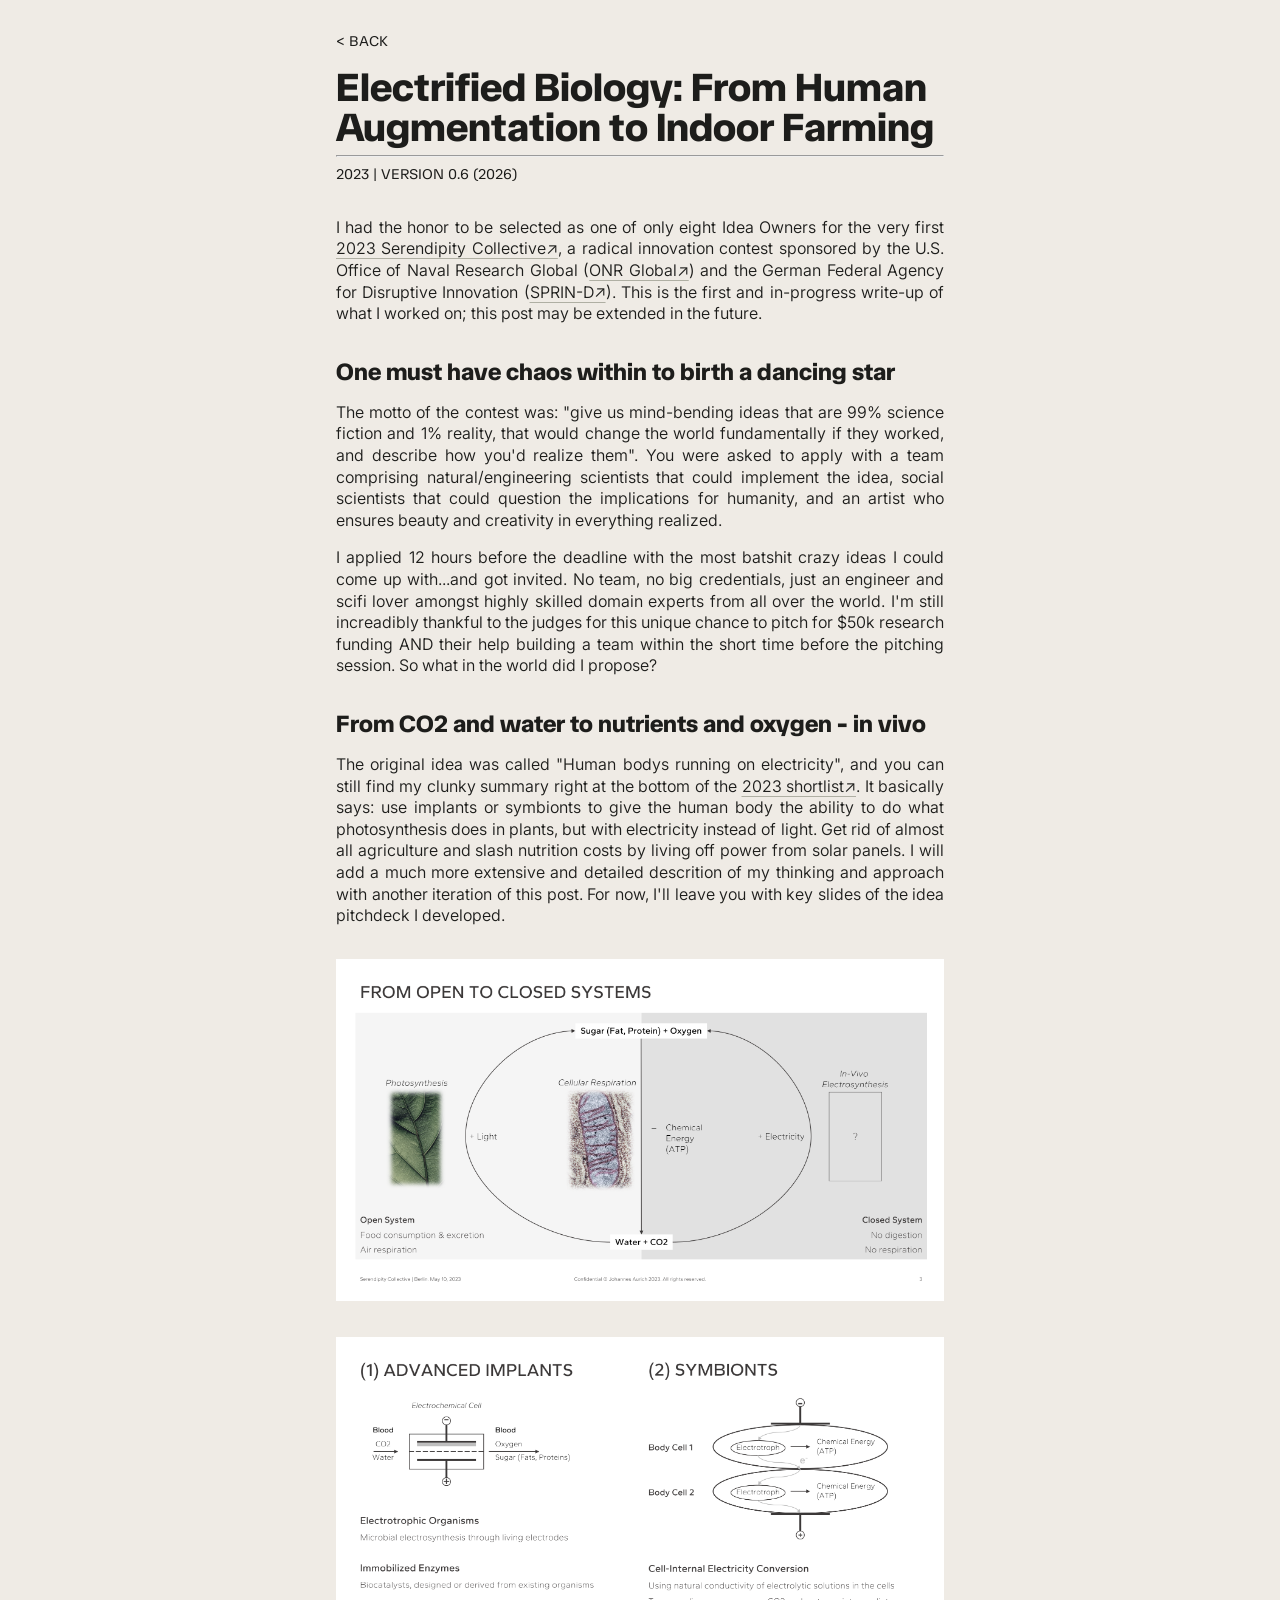
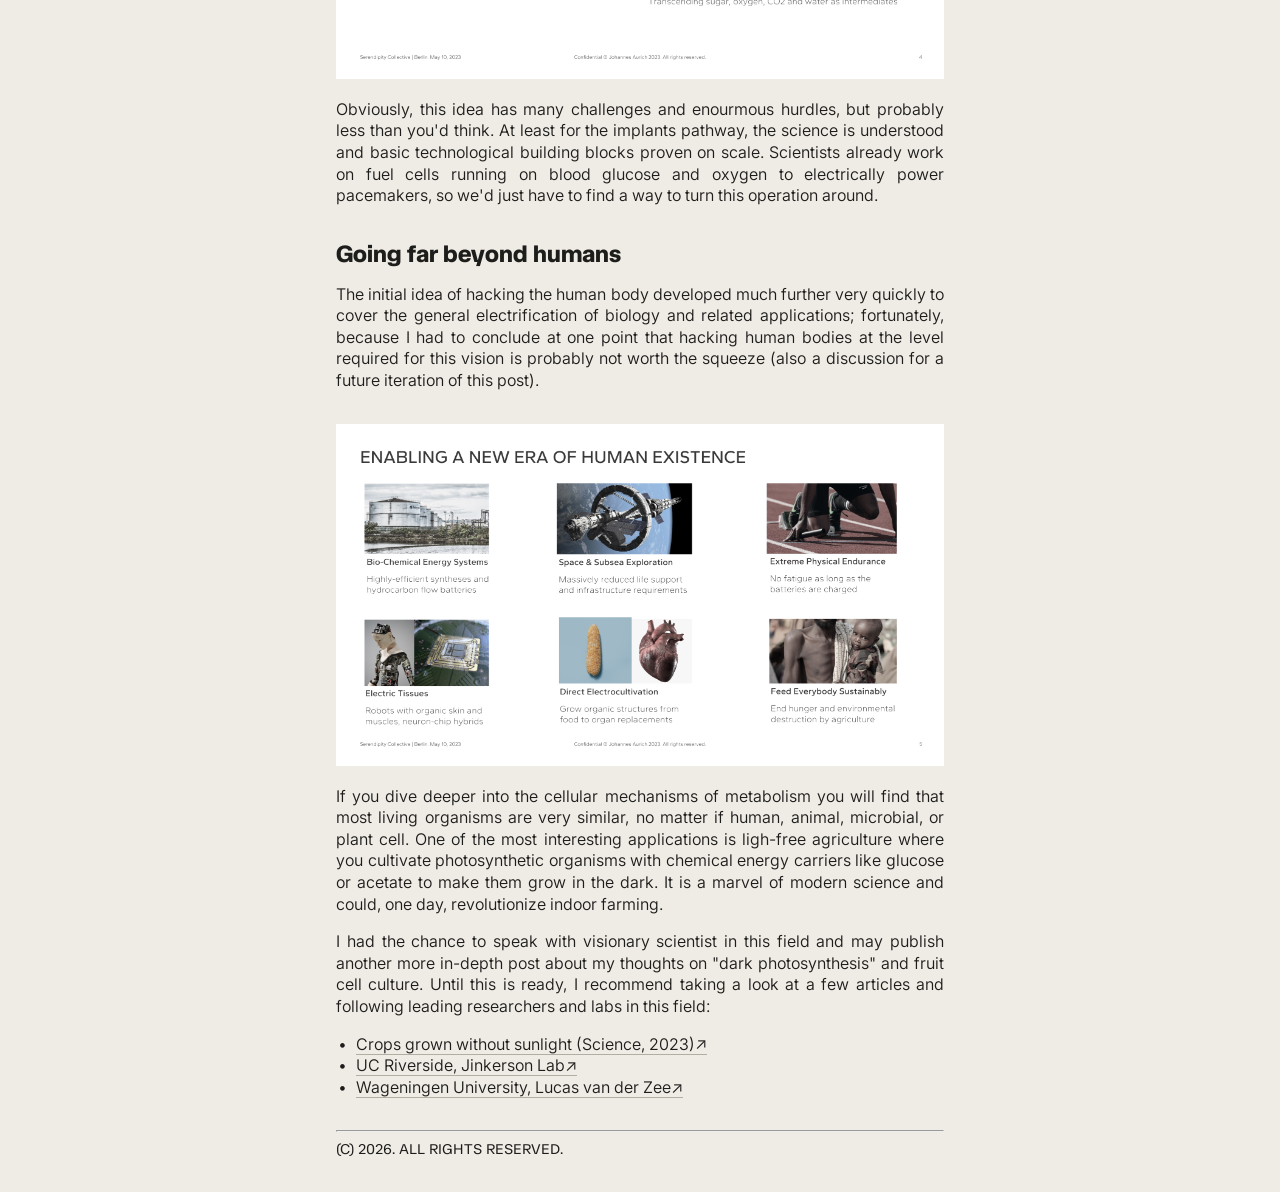
<file: content/technology/electrified_biology/electrified_biology.html>
<!DOCTYPE html>
<html lang="en">

     <head>
        <meta charset="UTF-8">
        <meta name="viewport" content="width=device-width, initial-scale=1.0">
        <title>Johannes Aurich</title>
        <link rel="stylesheet" href="../../../css/base.css">
        <link rel="stylesheet" href="../../../css/content.css">
    </head>



    <body>    
        
        <header>
            <a href="../../../technology.html" class="navigation standout margin_bottom"> < Back </a>
            <h1> Electrified Biology: From Human Augmentation to Indoor Farming </h1>
            <hr>
            <p class="standout"> 2023 | Version 0.6 (2026) </p>
        </header>


        <main>
                        
            
            <p> I had the honor to be selected as one of only eight Idea Owners for the very first <a class="textlink" href="https://serendipity-co.com/2023-edition/" target="_blank">2023 Serendipity Collective↗</a>, 
                a radical innovation contest sponsored by the U.S. Office of Naval Research Global (<a class="textlink" href="https://www.onr.navy.mil/organization/onr-global" target="_blank">ONR Global↗</a>) 
                and the German Federal Agency for Disruptive Innovation (<a class="textlink" href="https://sprind.org/" target="_blank">SPRIN-D↗</a>). This is the first and in-progress write-up of what I worked on; this post may be extended in the future.</p>

            <h2>One must have chaos within to birth a dancing star</h2>            
            <p>The motto of the contest was: "give us mind-bending ideas that are 99% science fiction and 1% reality, that would change the world fundamentally if they worked, and describe how you'd realize them". 
                You were asked to apply with a team comprising natural/engineering scientists that could implement the idea, social scientists that could question the implications for humanity, and an artist who ensures beauty and creativity
                in everything realized.</p> 
            <p>I applied 12 hours before the deadline with the most batshit crazy ideas I could come up with...and got invited. No team, no big credentials, just an engineer and scifi lover amongst highly skilled
                domain experts from all over the world. I'm still increadibly thankful to the judges for this unique chance to pitch for $50k research funding AND their help building a team within the short time before the pitching session. 
                So what in the world did I propose?</p>

            <h2> From CO2 and water to nutrients and oxygen - in vivo</h2>
            <p> The original idea was called "Human bodys running on electricity", and you can still find my clunky summary right at the bottom of the <a class="textlink" href="https://serendipity-co.com/2023-edition/" target="_blank">2023 shortlist↗</a>. 
                It basically says: use implants or symbionts to give the human body the ability to do what photosynthesis does in plants, but with electricity instead of light. Get rid of almost all agriculture and slash nutrition costs by living off power from solar panels.
                I will add a much more extensive and detailed descrition of my thinking and approach with another iteration of this post. For now, I'll leave you with key slides of the idea pitchdeck I developed.</p>

            <img src="ElectricLife01.png" alt="Conceptual overview of the 'from open to closed metabolic systems' approach.">
            <img src="ElectricLife02.png" alt="Presentation of two main approaches: (1) advanced implants, (2) symbionts.">


            <p> Obviously, this idea has many challenges and enourmous hurdles, but probably less than you'd think. At least for the implants pathway, the science is understood and basic technological building blocks proven on scale. Scientists already work on fuel cells 
                running on blood glucose and oxygen to electrically power pacemakers, so we'd just have to find a way to turn this operation around.</p>

            <h2>Going far beyond humans</h2>
            <p>The initial idea of hacking the human body developed much further very quickly to cover the general electrification of biology and related applications; fortunately, because I had to conclude at one point that hacking human bodies at the level 
                required for this vision is probably not worth the squeeze (also a discussion for a future iteration of this post).</p>

            <img src="ElectricLife03.png" alt="Visual summary of potential application areas, enabling a new era of human existance.">

            <p>If you dive deeper into the cellular mechanisms of metabolism you will find that most living organisms are very similar, no matter if human, animal, microbial, or plant cell. One of the most interesting applications is ligh-free agriculture where
                you cultivate photosynthetic organisms with chemical energy carriers like glucose or acetate to make them grow in the dark. It is a marvel of modern science and could, one day, revolutionize indoor farming.</p>

            <p>I had the chance to speak with visionary scientist in this field and may publish another more in-depth post about my thoughts on "dark photosynthesis" and fruit cell culture. Until this is ready, I recommend taking a look at a few articles and following leading 
                researchers and labs in this field:</p>
            <ul>
                <li> <a href="https://www.science.org/content/article/crops-grown-without-sunlight-could-help-feed-astronauts-bound-mars" target="_blank">Crops grown without sunlight (Science, 2023)↗</a> </li>
                <li> <a href="https://jinkersonlab.engr.ucr.edu/publications/" target="_blank">UC Riverside, Jinkerson Lab↗</a> </li>
                <li> <a href="https://research.wur.nl/en/persons/lucas-van-der-zee/" target="_blank">Wageningen University, Lucas van der Zee↗</a> </li>
            </ul>
            
        </main> 

        <footer> 
            <hr>   
            <p class="standout"> (c) 2026. All rights reserved. </p> 
        </footer>

    </body>
</html>
</file>
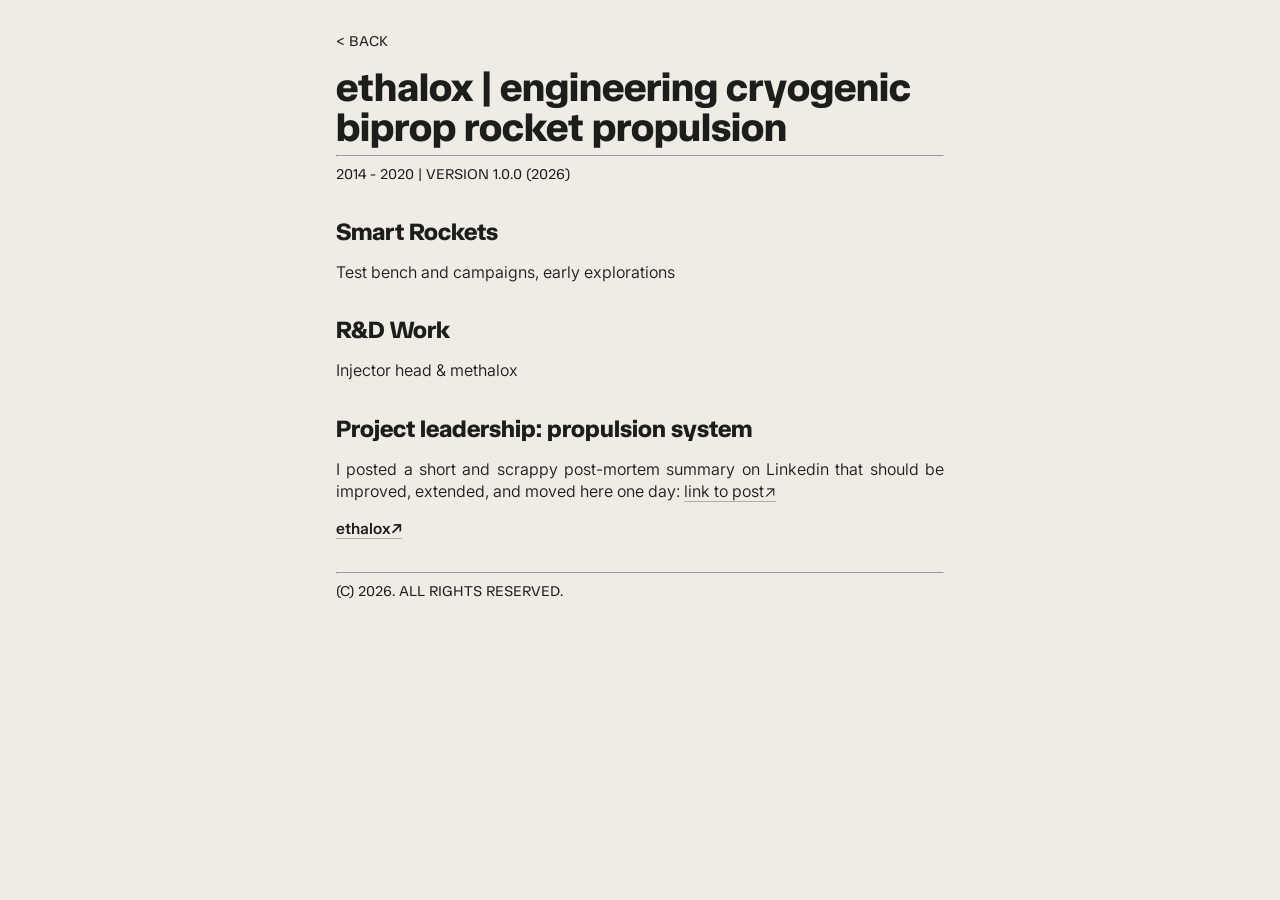
<file: content/technology/ethalox/newslake.html>
<!DOCTYPE html>
<html lang="en">

     <head>
        <meta charset="UTF-8">
        <meta name="viewport" content="width=device-width, initial-scale=1.0">
        <title>Johannes Aurich</title>
        <link rel="stylesheet" href="../../../css/base.css">
        <link rel="stylesheet" href="../../../css/content.css">
    </head>



    <body>    
        
        <header>
            <a href="../../../technology.html" class="navigation standout margin_bottom"> < Back </a>
            <h1> ethalox | engineering cryogenic biprop rocket propulsion </h1>
            <hr>
            <p class="standout"> 2014 - 2020 | Version 1.0.0 (2026) </p>
        </header>


        <main>

            <h2> Smart Rockets</h2>
            <p>Test bench and campaigns, early explorations</p>

            <h2> R&D Work </h2>
            <p>Injector head & methalox</p>

            <h2> Project leadership: propulsion system </h2>

            <p> I posted a short and scrappy post-mortem summary on Linkedin that should be improved, extended, and moved here one day: 
                <a href="https://www.linkedin.com/pulse/news-brokenand-stay-way-now-johannes-aurich-g5eze/" class="textlink" target="_blank"> link to post↗</a>
            </p>
            

            <a href="https://www.youtube.com/watch?v=BrOXwT_QszU" target="_blank" class="project_title"> ethalox↗ </a>

        </main>

        <footer> 
            <hr>   
            <p class="standout"> (c) 2026. All rights reserved. </p> 
        </footer>

    </body>
</html>
</file>
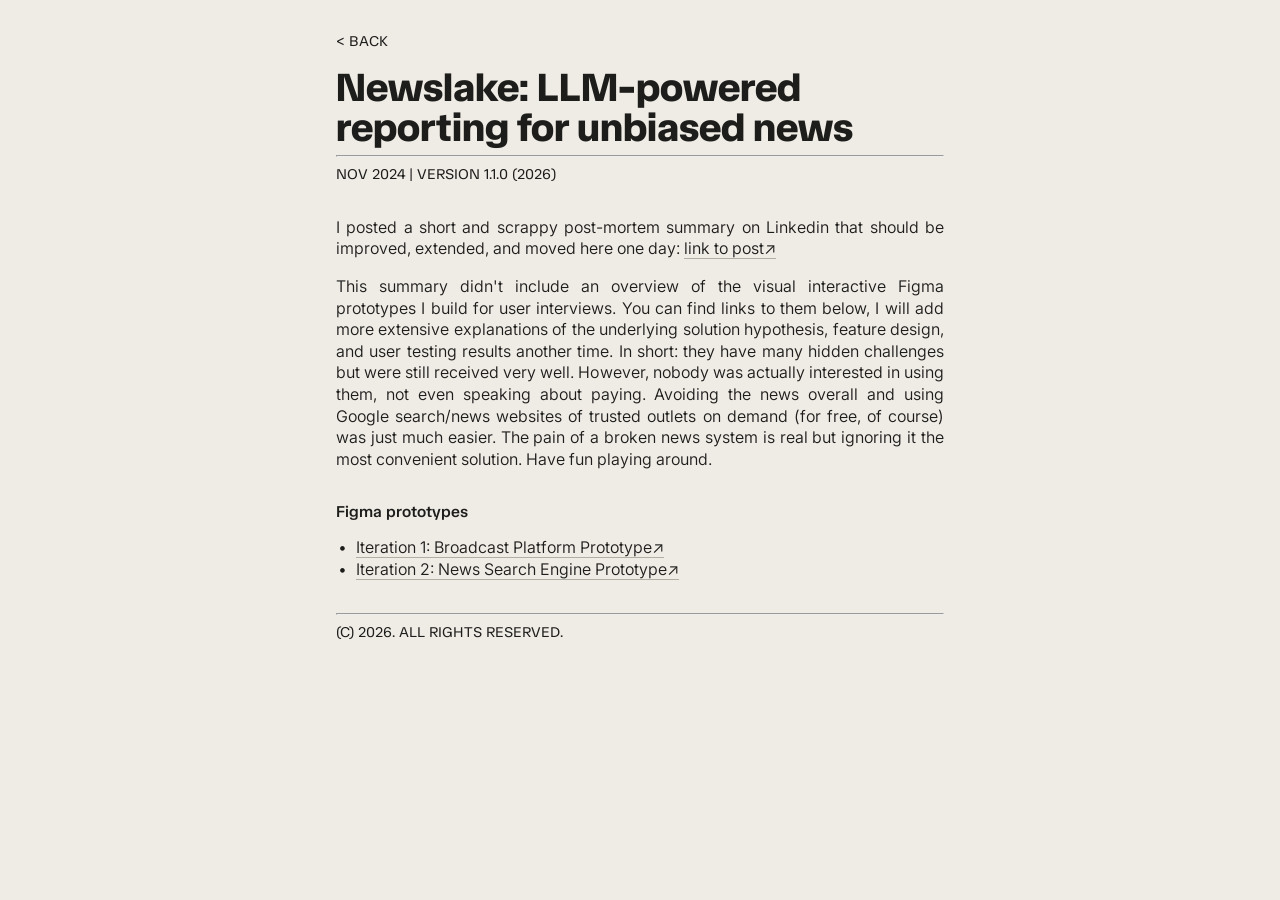
<file: content/technology/newslake/newslake.html>
<!DOCTYPE html>
<html lang="en">

     <head>
        <meta charset="UTF-8">
        <meta name="viewport" content="width=device-width, initial-scale=1.0">
        <title>Johannes Aurich</title>
        <link rel="stylesheet" href="../../../css/base.css">
        <link rel="stylesheet" href="../../../css/content.css">
    </head>



    <body>    
        
        <header>
            <a href="../../../technology.html" class="navigation standout margin_bottom"> < Back </a>
            <h1> Newslake: LLM-powered reporting for unbiased news </h1>
            <hr>
            <p class="standout"> Nov 2024 | Version 1.1.0 (2026) </p>
        </header>


        <main>

            <p> I posted a short and scrappy post-mortem summary on Linkedin that should be improved, extended, and moved here one day: 
                <a href="https://www.linkedin.com/pulse/news-brokenand-stay-way-now-johannes-aurich-g5eze/" class="textlink" target="_blank"> link to post↗</a>
            </p>
            <p> This summary didn't include an overview of the visual interactive Figma prototypes I build for user interviews. You can find links to them below, I 
                will add more extensive explanations of the underlying solution hypothesis, feature design, and user testing results another time. In short:
                they have many hidden challenges but were still received very well. However, nobody was actually interested in using them, not even speaking about paying. 
                Avoiding the news overall and using Google search/news websites of trusted outlets on demand (for free, of course) was just much easier. The pain of 
                a broken news system is real but ignoring it the most convenient solution. Have fun playing around.</p>
            
            <h3>Figma prototypes</h3>
            <ul>
                <li> <a href="https://www.figma.com/proto/KgAbmuLMDVVIsSyYReW7Gm/Newslake-Demo-1.3?node-id=6011-10&p=f&t=cC5r2CYDNbJxYkPC-1&scaling=scale-down&content-scaling=fixed&page-id=0%3A1&starting-point-node-id=6011%3A10" target="_blank">Iteration 1: Broadcast Platform Prototype↗</a> </li>
                <li> <a href="https://www.figma.com/proto/47kfZJEUzq47kGNPYg6knH/Newslake-Demo-1.4?node-id=2-6530&p=f&t=ynCgKkpsLioRQ6ou-1&scaling=scale-down&content-scaling=fixed&page-id=0%3A1&starting-point-node-id=2%3A6530" target="_blank">Iteration 2: News Search Engine Prototype↗</a> </li>
            </ul>

        </main>

        <footer> 
            <hr>   
            <p class="standout"> (c) 2026. All rights reserved. </p> 
        </footer>

    </body>
</html>
</file>
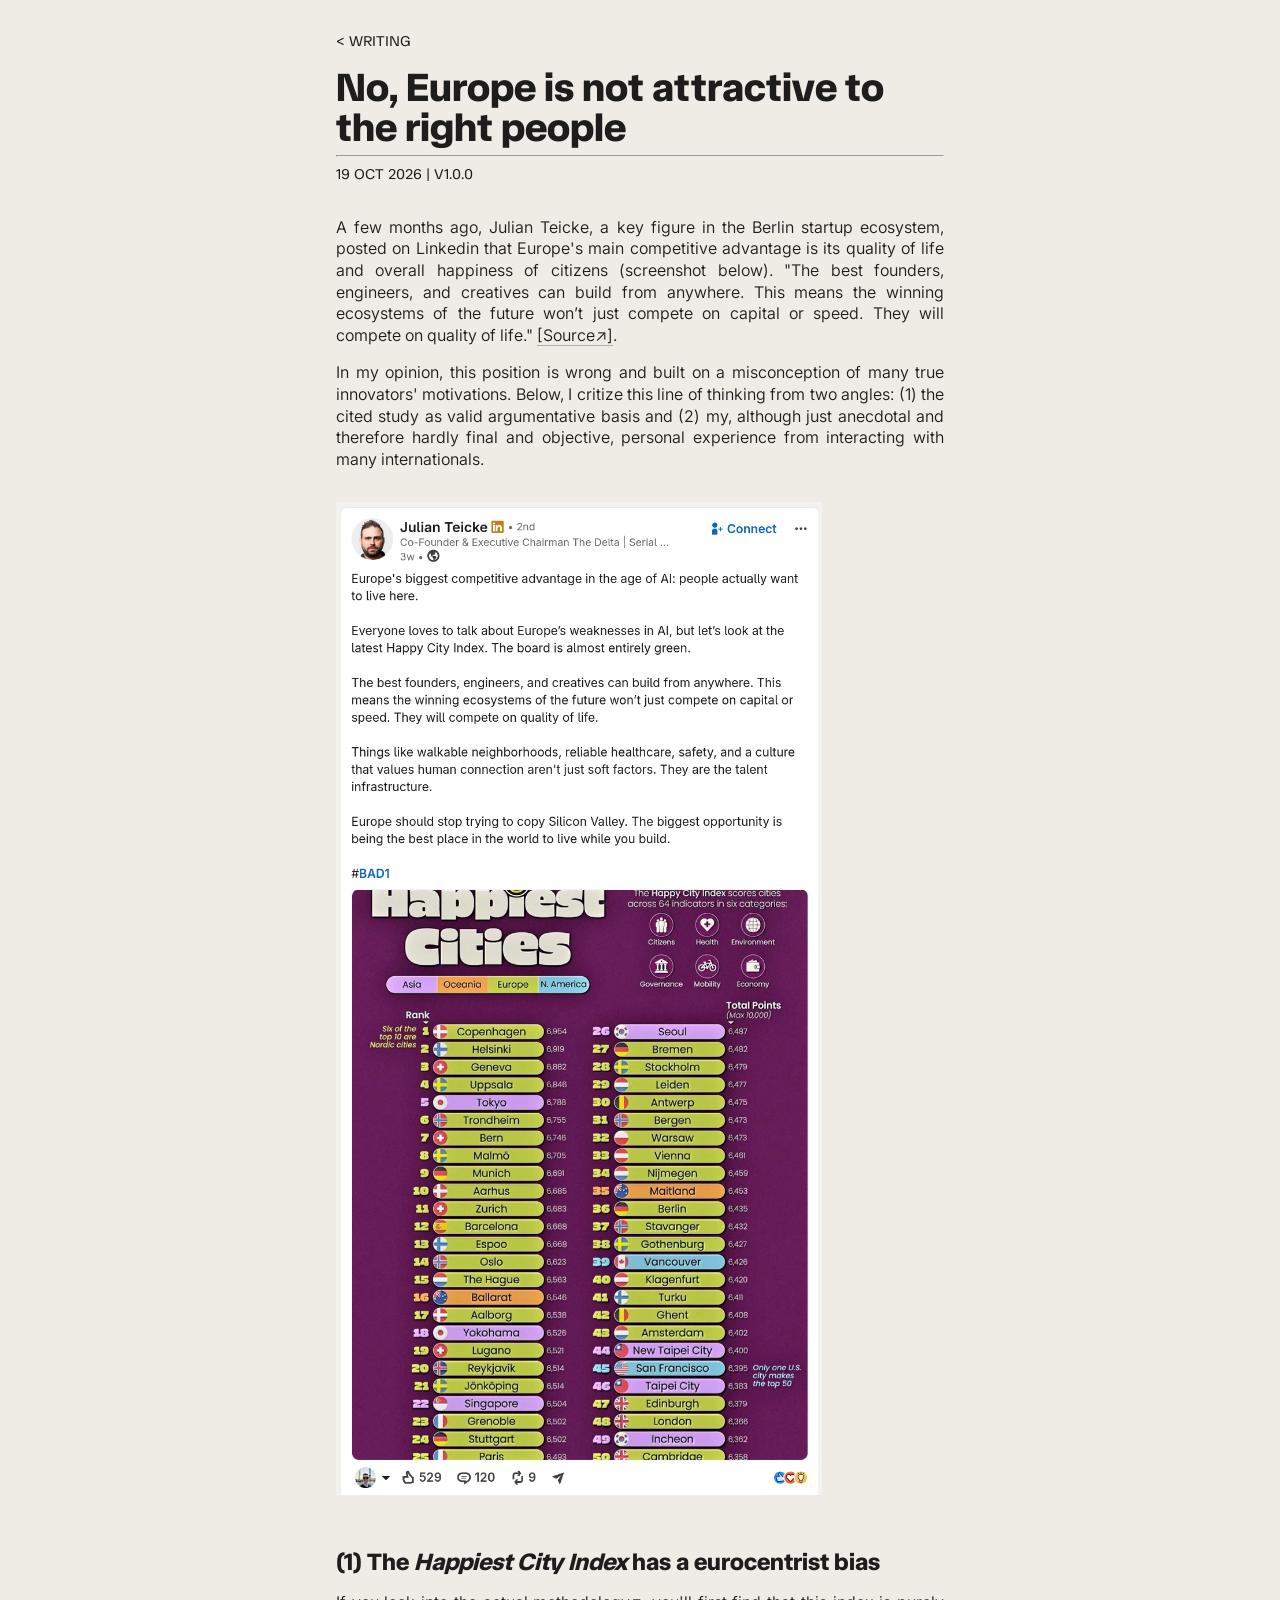
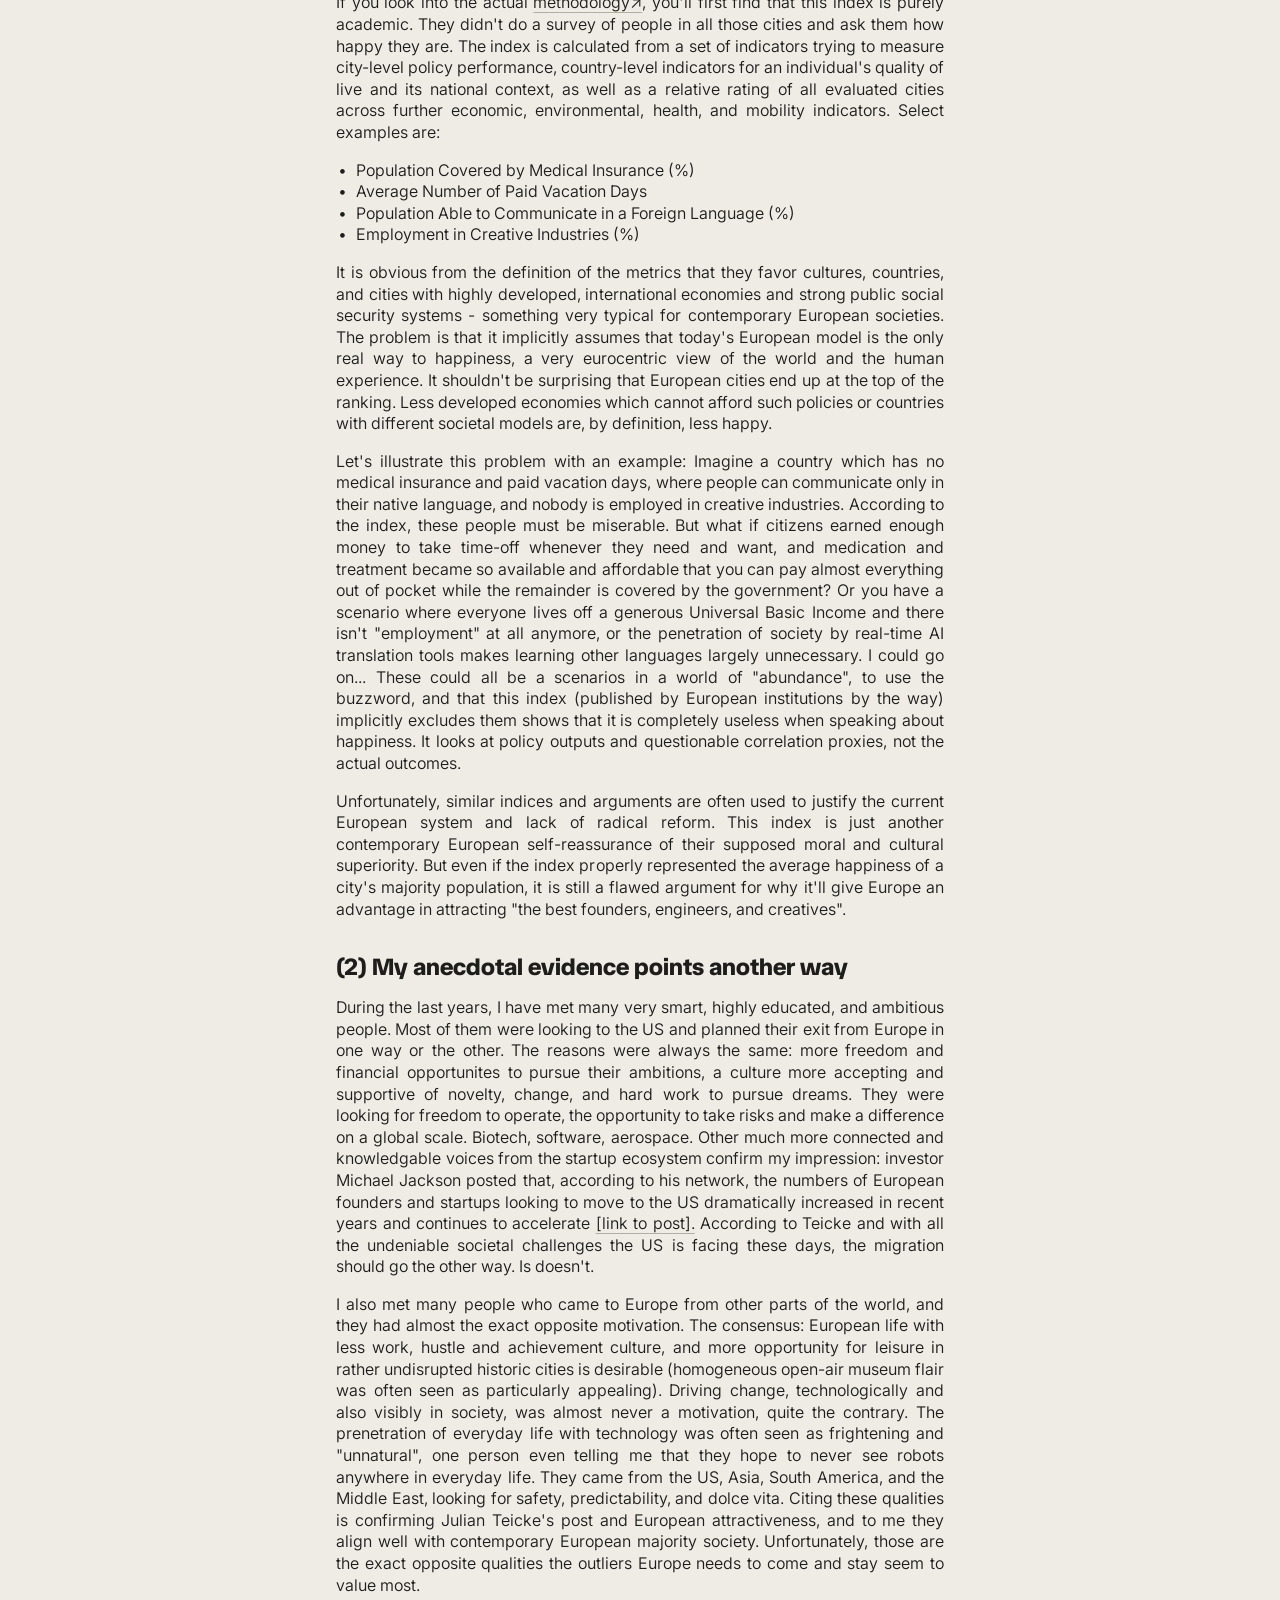
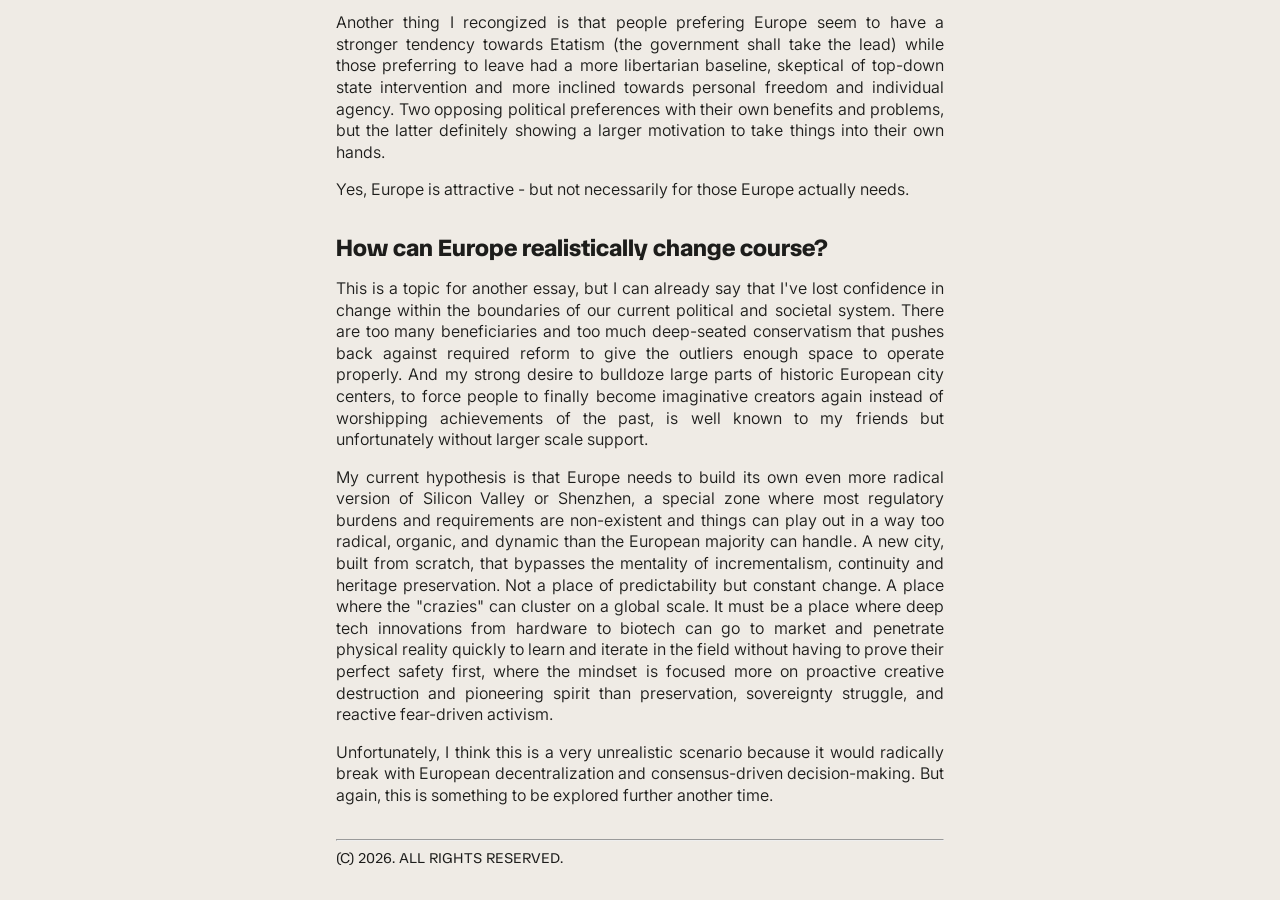
<file: content/writing/eu_delusion/eu_delusion.html>
<!DOCTYPE html>
<html lang="en">

     <head>
        <meta charset="UTF-8">
        <meta name="viewport" content="width=device-width, initial-scale=1.0">
        <title>Johannes Aurich</title>
        <link rel="stylesheet" href="../../../css/base.css">
        <link rel="stylesheet" href="../../../css/content.css">
    </head>



    <body>    
        
        <header>
            <a href="../../../writing.html" class="navigation standout margin_bottom"> < Writing </a>
            <h1> No, Europe is not attractive to the right people </h1>
            <hr>
            <p class="standout"> 19 Oct 2026 | v1.0.0 </p>
        </header>


        <main>
                        
            <p> A few months ago, Julian Teicke, a key figure in the Berlin startup ecosystem, posted
                on Linkedin that Europe's main competitive advantage is its quality of life and overall 
                happiness of citizens (screenshot below). "The best founders, engineers, and creatives can build from anywhere. 
                This means the winning ecosystems of the future won’t just compete on capital or 
                speed. They will compete on quality of life."
                <a href="https://www.linkedin.com/posts/julianteicke_europes-biggest-competitive-
                advantage-in-share-7461715187679510528-pyGQ" target="_blank">[Source↗]</a>. 
            </p>            

            <p> In my opinion, this position is wrong and built on a misconception of many true innovators' motivations. Below, I 
                critize this line of thinking from two angles: (1) the cited study as valid argumentative basis and (2) my, although just 
                anecdotal and therefore hardly final and objective, personal experience from interacting with many internationals.
            </p>

            <img style="max-width: 80%;" src="teicke_post.png" alt="Screenshot of the referenced LinkedIn post by Julian Teicke.">

            <h2>(1) The <em>Happiest City Index</em> has a eurocentrist bias </h2>
            <p>If you look into the actual <a target="_blank" href="https://happy-city-index.com/Methodology/page15.html">methodology↗</a>, you'll 
                first find that this index is purely academic. They didn't do a survey of people in all those cities and ask them
                how happy they are. The index is calculated from a set of indicators trying to measure city-level policy performance,
                country-level indicators for an individual's quality of live and its national context, as well as a relative rating 
                of all evaluated cities across further economic, environmental, health, and mobility indicators. Select examples are:</p>
            
            <ul>
                <li>Population Covered by Medical Insurance (%)</li>
                <li>Average Number of Paid Vacation Days</li>
                <li>Population Able to Communicate in a Foreign Language (%)</li>
                <li>Employment in Creative Industries (%)</li>
            </ul>

            <p> It is obvious from the definition of the metrics that they favor cultures, countries, and cities with highly developed, international
            economies and strong public social security systems - something very typical for contemporary European societies. 
            The problem is that it implicitly assumes that today's European model is the only real way to happiness, a very eurocentric view of the world 
            and the human experience. It shouldn't be surprising that European cities end up at the top of the ranking. Less developed economies which cannot
            afford such policies or countries with different societal models are, by definition, less happy.</p> 

            <p> Let's illustrate this problem with an example: Imagine a country which has no medical insurance and paid vacation days, where people can 
            communicate only in their native language, and nobody is employed in creative industries. According to the index, these people must be miserable.
            But what if citizens earned enough money to take time-off whenever they need and want, and medication and treatment became so available and affordable 
            that you can pay almost everything out of pocket while the remainder is covered by the government? Or you have a scenario where everyone lives off a 
            generous Universal Basic Income and there isn't "employment" at all anymore, or the penetration of society by real-time AI translation tools makes learning
            other languages largely unnecessary. I could go on... These could all be a scenarios in a world of "abundance", to use the buzzword, and that this index 
            (published by European institutions by the way) implicitly excludes them shows that it is completely useless when speaking about happiness. 
            It looks at policy outputs and questionable correlation proxies, not the actual outcomes. </p>

            <p> Unfortunately, similar indices and arguments are often used to justify the current European system and lack of radical reform. This index is just 
                another contemporary European self-reassurance of their supposed moral and cultural superiority. But even if the index properly 
                represented the average happiness of a city's majority population, it is still a flawed argument for why it'll give Europe an advantage in attracting 
                "the best founders, engineers, and creatives".</p>

            <h2>(2) My anecdotal evidence points another way</h2>
            <p> During the last years, I have met many very smart, highly educated, and ambitious people. 
                Most of them were looking to the US and planned their exit from Europe in one way or the other. 
                The reasons were always the same: more freedom and financial opportunites to pursue their ambitions, 
                a culture more accepting and supportive of novelty, change, and hard work to pursue dreams. 
                They were looking for freedom to operate, the opportunity to take risks and make a difference on a global scale. 
                Biotech, software, aerospace. Other much more connected and knowledgable voices from the startup ecosystem 
                confirm my impression: investor Michael Jackson posted that, according to his network, the 
                numbers of European founders and startups looking to move to the US dramatically increased 
                in recent years and continues to accelerate <a target="_blank" href="https://www.linkedin.com/posts/
                michaeljacksonvc_hearing-from-startup-programs-all-across-activity-7469493886609051648-H0G6">
                [link to post].</a> According to Teicke and with all the undeniable societal challenges the 
                US is facing these days, the migration should go the other way. Is doesn't.
            </p>

            <p> I also met many people who came to Europe from other parts of the world, and they had almost 
                the exact opposite motivation. The consensus: European life with less work, hustle and achievement culture,
                and more opportunity for leisure in rather undisrupted historic cities is desirable (homogeneous open-air museum flair 
                was often seen as particularly appealing). Driving change, technologically and also visibly in society, 
                was almost never a motivation, quite the contrary. The prenetration of everyday life with technology was often seen as 
                frightening and "unnatural", one person even telling me that they hope to never see robots anywhere in everyday life.
                They came from the US, Asia, South America, and the Middle East, looking for safety, predictability, and dolce vita.      
                Citing these qualities is confirming Julian Teicke's post and European attractiveness, and to me they align well with 
                contemporary European majority society. Unfortunately, those are the exact opposite qualities the outliers 
                Europe needs to come and stay seem to value most.
            </p>

            <p> Another thing I recongized is that people prefering Europe seem to have a stronger tendency 
                towards Etatism (the government shall take the lead) while those preferring to leave had a more 
                libertarian baseline, skeptical of top-down state intervention and more inclined towards personal 
                freedom and individual agency. Two opposing political preferences with their own benefits and problems,
                but the latter definitely showing a larger motivation to take things into their own hands.
            </p>

            <p> Yes, Europe is attractive - but not necessarily for those Europe actually needs. </p>

            <h2> How can Europe realistically change course? </h2>
            <p> This is a topic for another essay, but I can already say that I've lost confidence in change within
                the boundaries of our current political and societal system. There are too many beneficiaries and 
                too much deep-seated conservatism that pushes back against required reform to give the outliers 
                enough space to operate properly. And my strong desire to bulldoze large parts of historic European
                city centers, to force people to finally become imaginative creators again instead of worshipping
                achievements of the past, is well known to my friends but unfortunately without larger scale support.</p>

            <p> My current hypothesis is that Europe needs to build its own even more radical version of Silicon Valley or Shenzhen, 
                a special zone where most regulatory burdens and requirements are non-existent and things can play out in 
                a way too radical, organic, and dynamic than the European majority can handle. A new city, built from scratch,
                that bypasses the mentality of incrementalism, continuity and heritage preservation. Not a place of
                predictability but constant change. A place where the "crazies" can cluster on a global scale. 
                It must be a place where deep tech innovations from hardware to biotech can go to market and penetrate physical reality
                quickly to learn and iterate in the field without having to prove their perfect safety first, where the
                mindset is focused more on proactive creative destruction and pioneering spirit than preservation, sovereignty struggle,
                and reactive fear-driven activism. </p>

            <p> Unfortunately, I think this is a very unrealistic scenario because it would radically break with European 
                decentralization and consensus-driven decision-making. But again, this is something to be explored further 
                another time. </p>

        </main> 

        <footer> 
            <hr>   
            <p class="standout"> (c) 2026. All rights reserved. </p> 
        </footer>

    </body>
</html>
</file>
<file: css/base.css>
@import url('https://fonts.googleapis.com/css2?family=Tomorrow:ital,wght@0,100;0,200;0,300;0,400;0,500;0,600;0,700;0,800;0,900;1,100;1,200;1,300;1,400;1,500;1,600;1,700;1,800;1,900&display=swap');

@font-face {
    font-family: "Inter";
    src: url("../fonts/Inter-VariableFont_opsz\,wght.woff2") format("woff2");
}

@font-face {
    font-family: "TASA Orbiter";
    src: url("../fonts/TASAOrbiter-VariableFont_wght.woff2") format("woff2");
}

:root {
    --text-weight: 350;
    --bold-weight: 600;
    --title-weight: 800;
    --logo-weight: 1000;
    --primary-font: "Inter";
    --secondary-font: "TASA Orbiter";

    --bg-color: #EFEBE5;
    --text-color: #1d1d1b;
    --hover-color: #4d00f2;

    --margin-horizontal: clamp(0.75rem, 5vw, 2rem);
    --margin-vertical: clamp(1.5rem, 4vw, 2rem);
}

html {
    font-size: 100%;
}

body {
    font-size: 1rem;
    margin: var(--margin-vertical) var(--margin-horizontal);
    background-color: var(--bg-color);
    color: var(--text-color);
}

p, a, table, ul {
    font-family: var(--primary-font);
    font-weight: var(--text-weight);
    font-size: 1rem;
    color: var(--text-color);
    line-height: 1.35;
    margin: 0;
    padding: 0;
    text-align: left;
}

a {
    text-decoration: underline;
    text-decoration-color: #afafa3;
    text-decoration-thickness: 0.075rem;
    text-underline-offset: 0.25rem;
}

a.link_list {
    display:block;
}

a.navigation {
    display: block;
    text-decoration: none;
}

a:hover {
    color: var(--hover-color);
    text-decoration: underline;
}

h1 {
    font-family: var(--secondary-font);
    font-weight: var(--title-weight);
    font-size: 2.5rem;
    color: var(--text-color);
    margin-top: 0;
    margin-bottom: 0;
    line-height: 1;
}

h2 {
    font-family: var(--secondary-font);
    font-weight: var(--title-weight);
    font-size: 1.5rem;
    color: var(--text-color);
    margin-top: var(--margin-vertical);
    margin-bottom: calc(var(--margin-vertical)/2);
}

h3, .project_title {
    font-family: var(--secondary-font);
    font-weight: var(--bold-weight);
    font-size: 1rem;
    color: var(--text-color);
    margin-top: var(--margin-vertical);
    margin-bottom: 0;
}

img {
    margin-top: calc(var(--margin-vertical)/2);
    margin-bottom: calc(var(--margin-vertical)/2);
    max-width: 100%;
    height: auto;
}

.standout {
    font-family: var(--secondary-font);
    font-size: 0.9rem;
    text-transform: uppercase;
}

.margin_bottom {
    display: block;
    margin-bottom: calc(var(--margin-vertical)/2);
}

ul {
    list-style: none;
    margin: 0;
    padding: 0;
}

li {
    position: relative;
    padding-inline-start: 1.25rem;
}

li::before {
    content: "•";
    position: absolute;
    inset-inline-start: 0;
    width: 0.75rem;
    text-align: center;
}

header {
    margin-bottom: var(--margin-vertical);
}

footer {
    margin-top: var(--margin-vertical);
}
</file>
<file: css/main.css>
body {
    max-width: clamp(20rem, 100%, 30rem);
    margin-left: var(--margin-horizontal);
    margin-right: var(--margin-horizontal);
    margin-top: var(--margin-vertical);
    margin-bottom: var(--margin-vertical);
}

.logo {
    font-family: var(--primary-font);
    font-weight: var(--logo-weight);
    margin-bottom: var(--margin-vertical);
    text-transform: uppercase;
    line-height: 1;
}
</file>
<file: css/stylesheet.css>
@font-face {
    font-family: "Inter";
    src: url("../fonts/Inter-VariableFont_opsz\,wght.woff2") format("woff2");
}

@font-face {
    font-family: "TASA Orbiter";
    src: url("../fonts/TASAOrbiter-VariableFont_wght.woff2") format("woff2");
}

:root {
    --text-weight: 350;
    --bold-weight: 600;
    --title-weight: 800;
    --primary-font: "Inter";
    --secondary-font: "TASA Orbiter";

    --bg-color: #EFEBE5;
    --text-color: #1d1d1b;
    --hover-color: #4d00f2;
    --textlink_color: #10b750;

    /* Responsive spacing - scales from 0.75rem on mobile to 2rem on large screens */
    --margin-horizontal: clamp(0.75rem, 5vw, 2rem);

    /* Top/bottom margin for content */
    --margin-vertical: clamp(1.5rem, 4vw, 2rem);
}

html {
    /*Ensuring responsive font sizing across screen sizes*/
    font-size: 100%;
}

body {
    font-size: 1rem;
    margin: var(--margin-vertical) var(--margin-horizontal);
    background-color: var(--bg-color);
}

/* Main layout: left-aligned with constraint width */
body.main-layout {
    max-width: clamp(20rem, 100%, 30rem);
    margin-left: var(--margin-horizontal);
    margin-right: var(--margin-horizontal);
    margin-top: var(--margin-vertical);
    margin-bottom: var(--margin-vertical);
}

/* Content layout: centered with larger max-width */
body.content-layout {
    max-width: 38rem;
    width: calc(100% - (2 * var(--margin-horizontal)));
    margin: var(--margin-vertical) auto;
}

/* Add paragraph margins for the content pages only */
body.content-layout p {
    margin-bottom: calc(var(--margin-vertical)/2);
    text-align: justify;
}

p, a, table {
    font-family: var(--primary-font);
    font-weight: var(--text-weight); 
    font-size: 1rem;
    color: var(--text-color);
    text-decoration: none;
    line-height: 1.35;
    margin: 0;
    padding: 0;
    text-align: left;
}

a.textlink {
    color: var(--textlink_color) ;
    text-decoration: underline;
}

a:hover {
    color: var(--hover-color);
    text-decoration: underline;
}

h1 {
    font-family: var(--secondary-font);
    font-weight: var(--title-weight);
    font-size: 2.5rem;
    color: var(--text-color);
    margin-top: 0;
    margin-bottom: 0;
    line-height: 1;
}

h2 {
    font-family: var(--secondary-font);
    font-weight: var(--title-weight);
    font-size: 1.5rem;
    color: var(--text-color);
    margin-top: calc(var(--margin-vertical)/2);
    margin-bottom: calc(var(--margin-vertical)/2);
}

h3 {
    font-family: var(--secondary-font);
    font-weight: var(--bold-weight);
    font-size: 1rem;
    color: var(--text-color);
    margin-top: var(--margin-vertical);
    margin-bottom: 0;
}

img {
    margin-top: calc(var(--margin-vertical)/2);
    margin-bottom: calc(var(--margin-vertical)/2);
    max-width: 100%;
    height: auto;
}

.standout {
    font-family: var(--secondary-font);
    font-size: 0.9rem;
    text-transform: uppercase;
}

.logo {
    font-family: var(--primary-font);
    margin-bottom: var(--margin-vertical);
    text-transform: uppercase;
    line-height: 0.9;
}

.main_navigation {
    display: block;
}

.margin_bottom {
    display: block;
    margin-bottom: var(--margin-vertical);
}

ul {
  list-style: none;
  margin: 0;
  padding: 0;
}

li {
  position: relative;
  padding-inline-start: 1.25rem;
}

li::before {
  content: "•";
  position: absolute;
  inset-inline-start: 0;
  width: 0.75rem;
  text-align: center;
}

header{
    margin-bottom: var(--margin-vertical);
}

footer {
    margin-top: var(--margin-vertical);
}
</file>
<file: css/content.css>
body {
    max-width: 38rem;
    width: calc(100% - (2 * var(--margin-horizontal)));
    margin: var(--margin-vertical) auto;
}

p {
    margin-bottom: calc(var(--margin-vertical)/2);
    text-align: justify;
}

h3, ul {
    margin-bottom: calc(var(--margin-vertical)/2);
}

table {
    width: 100%;
    margin: 0 0 1rem -1rem;
    border-collapse: separate;
    border-spacing: 1rem 0;
}

tr {
    vertical-align: top;
}

img.long_img {
    max-height: 40vw;
}
</file>
